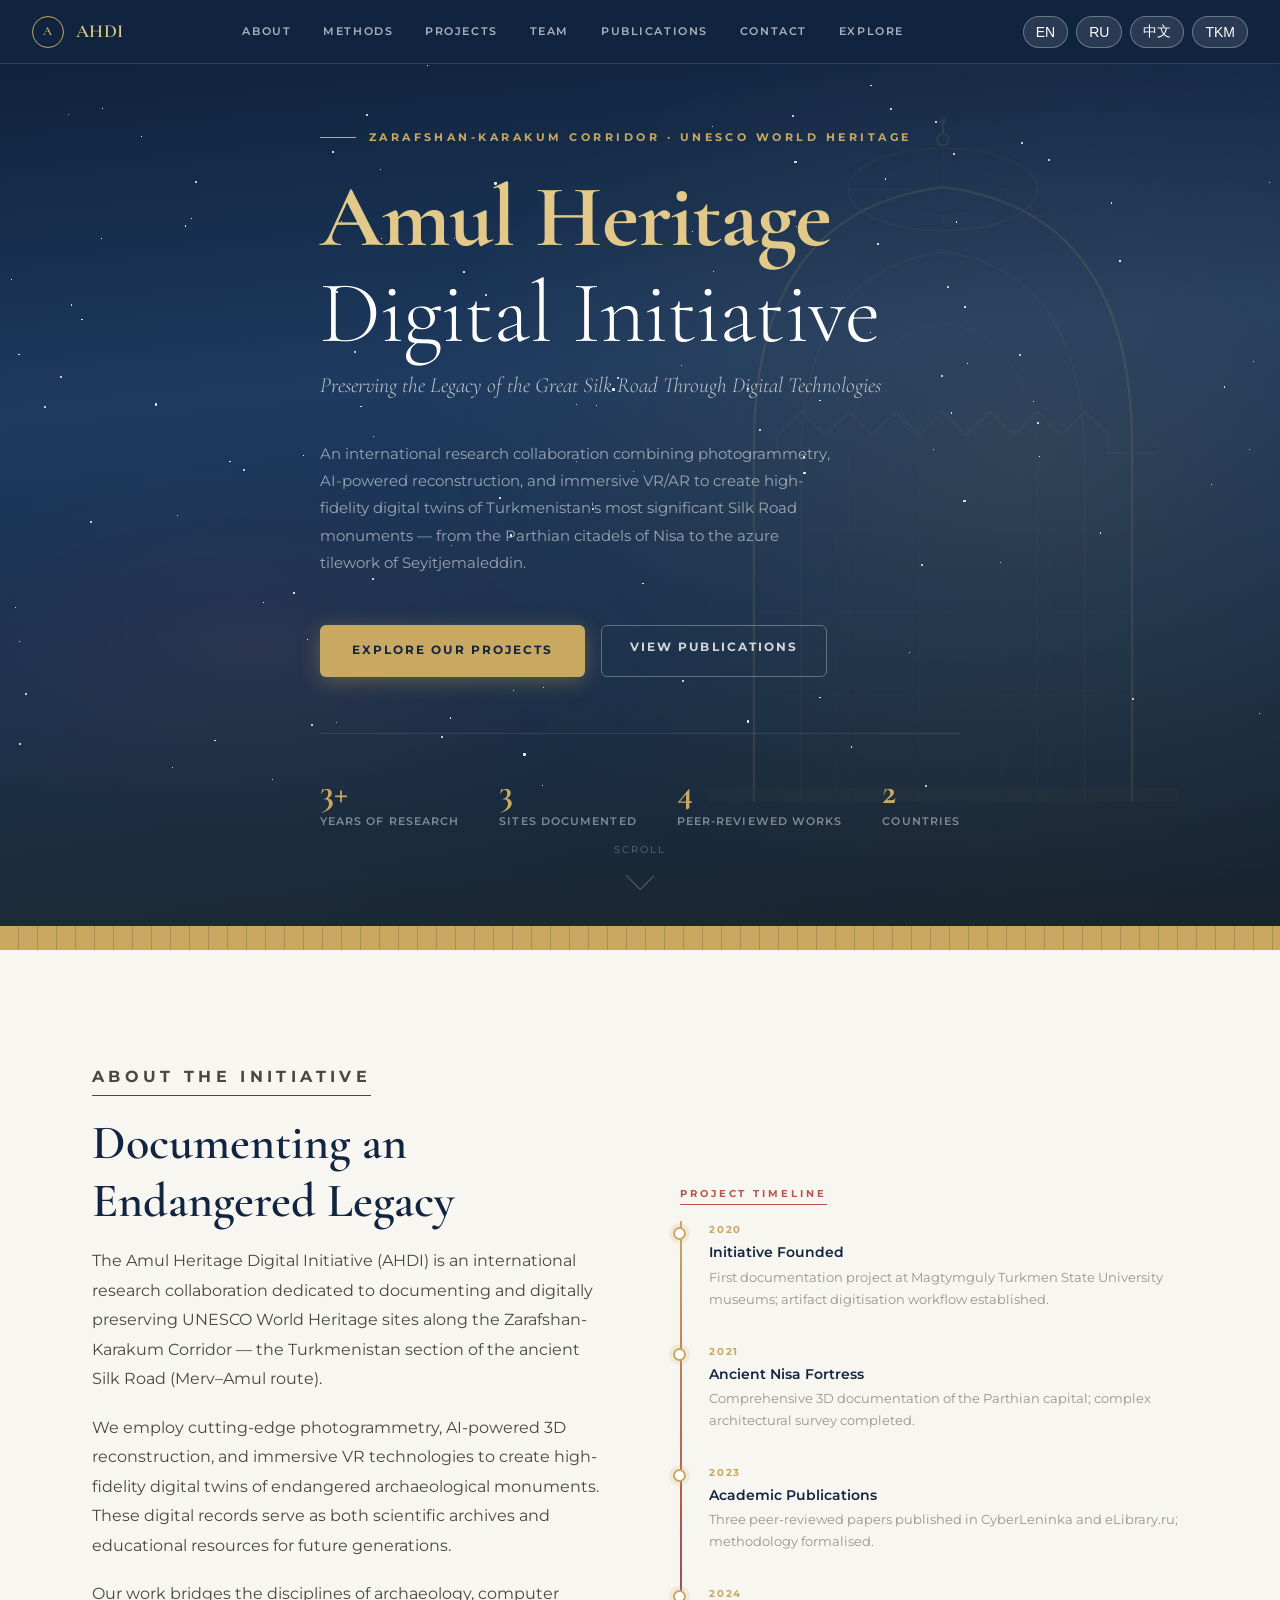
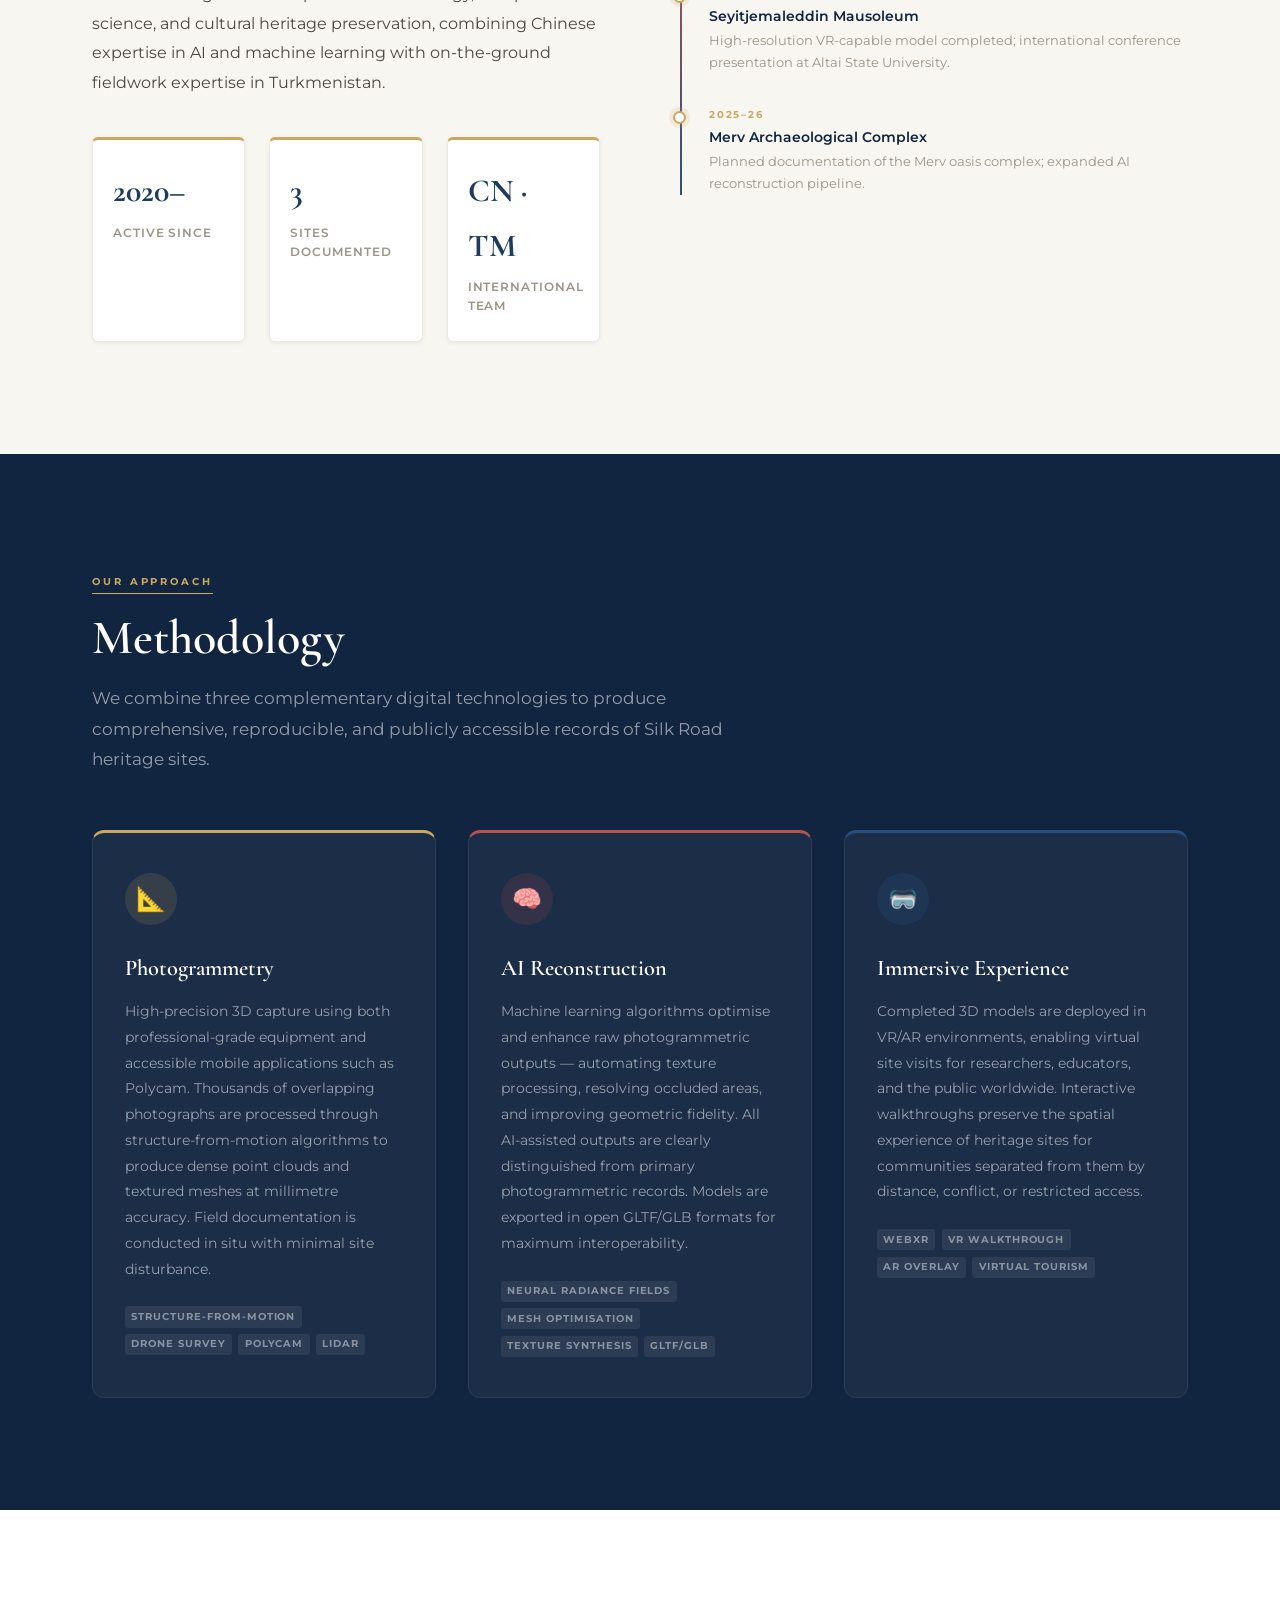
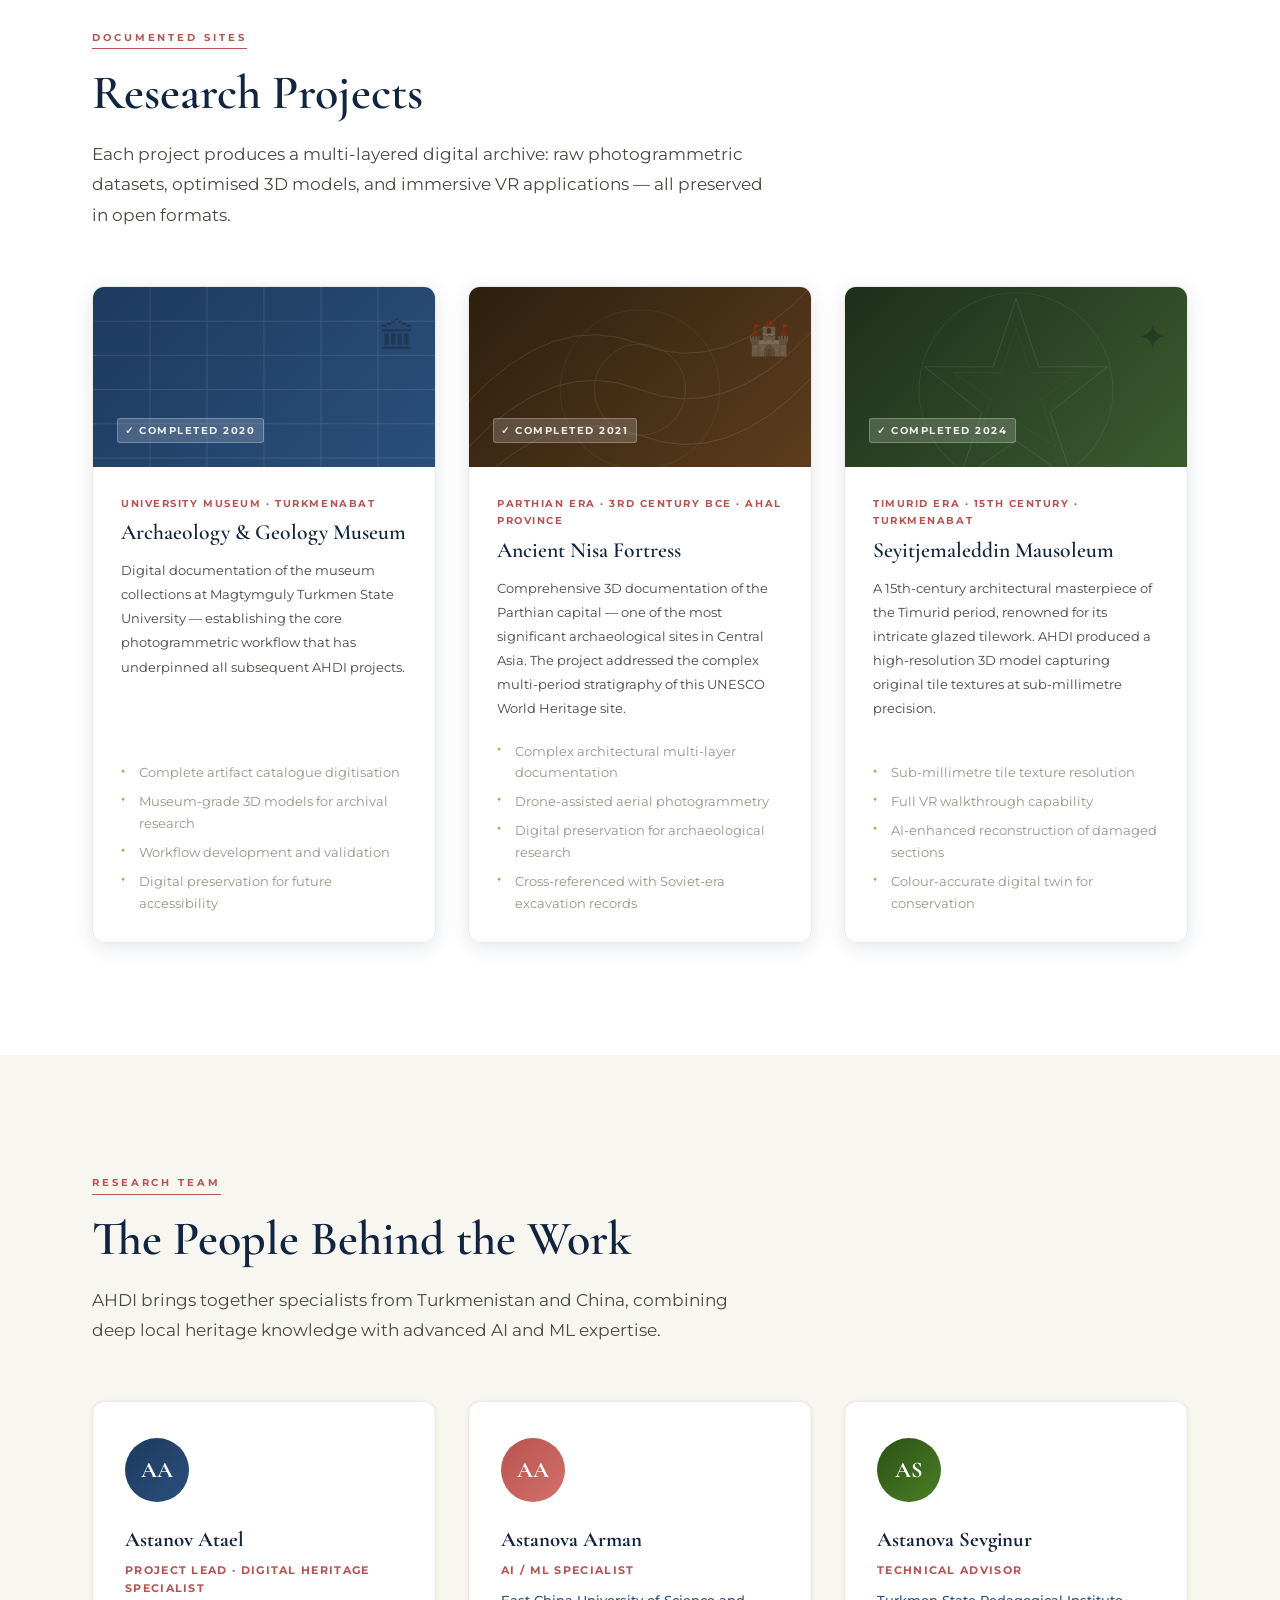
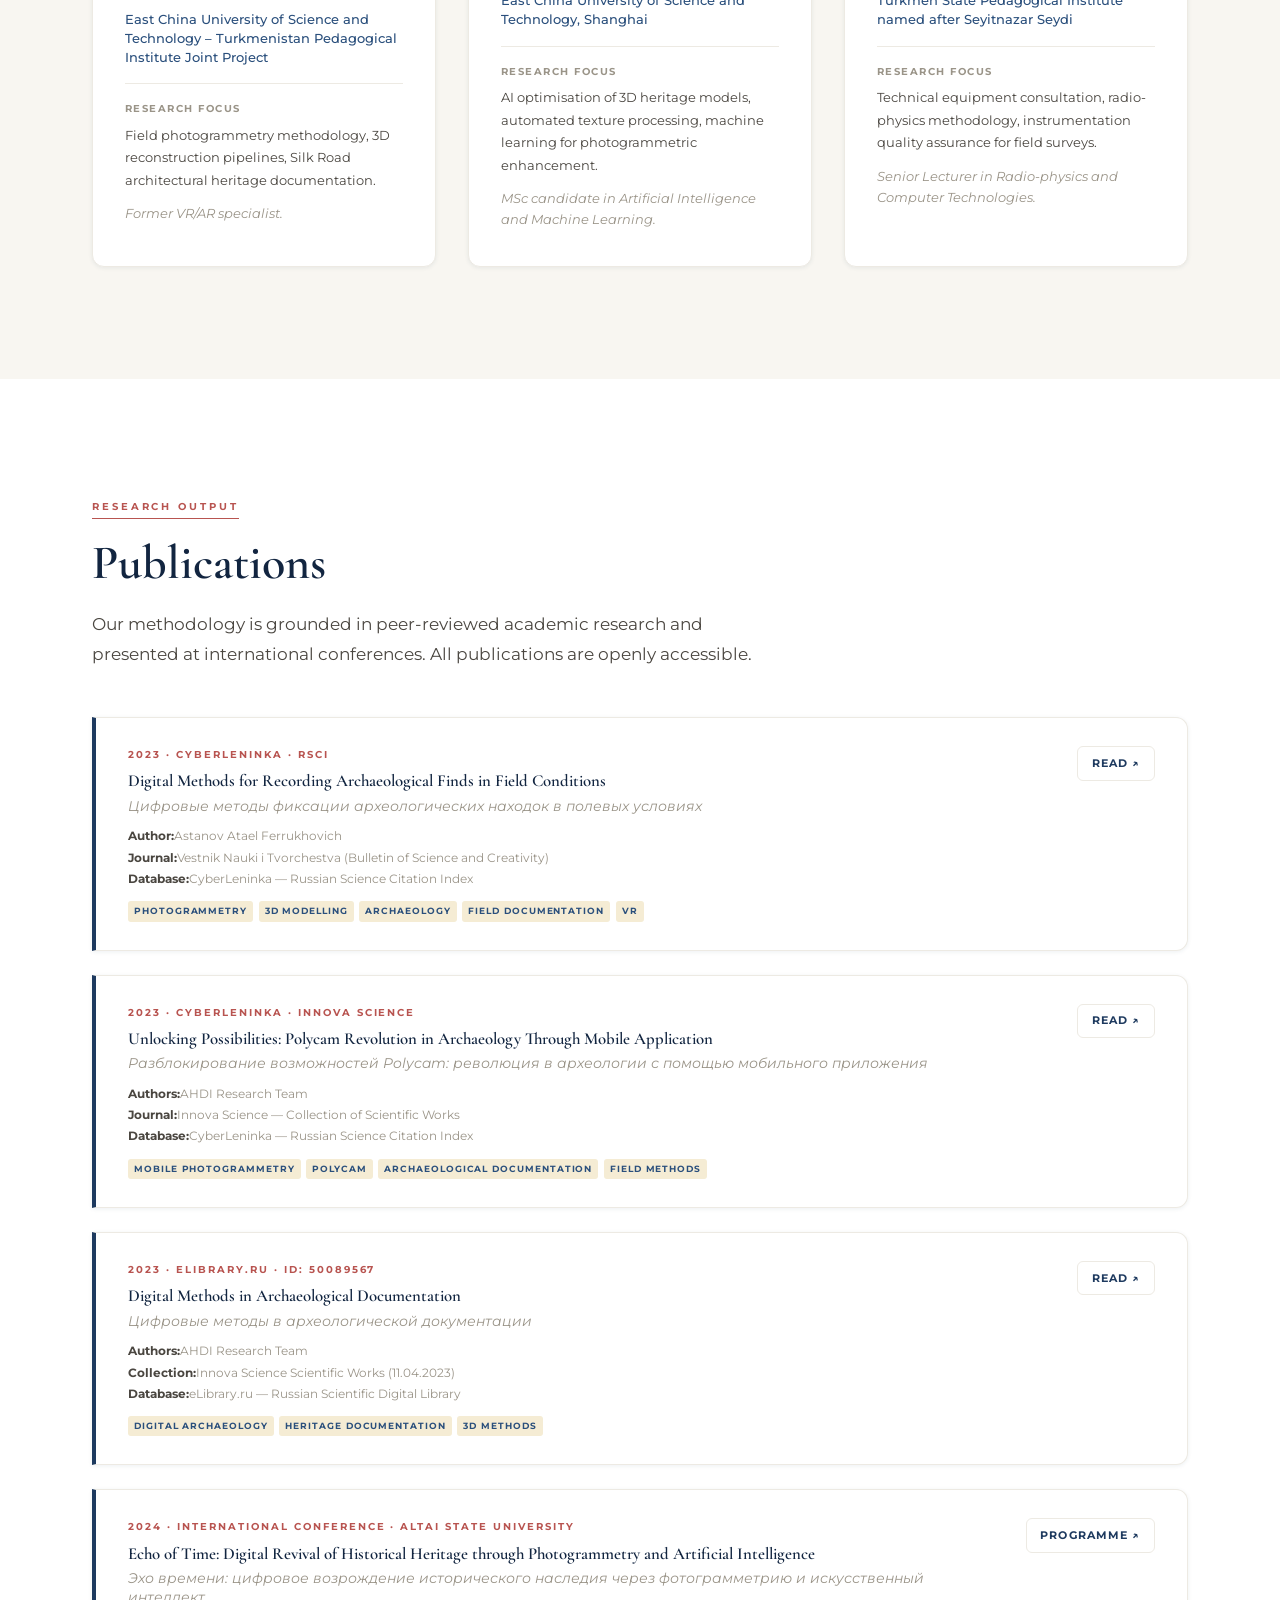
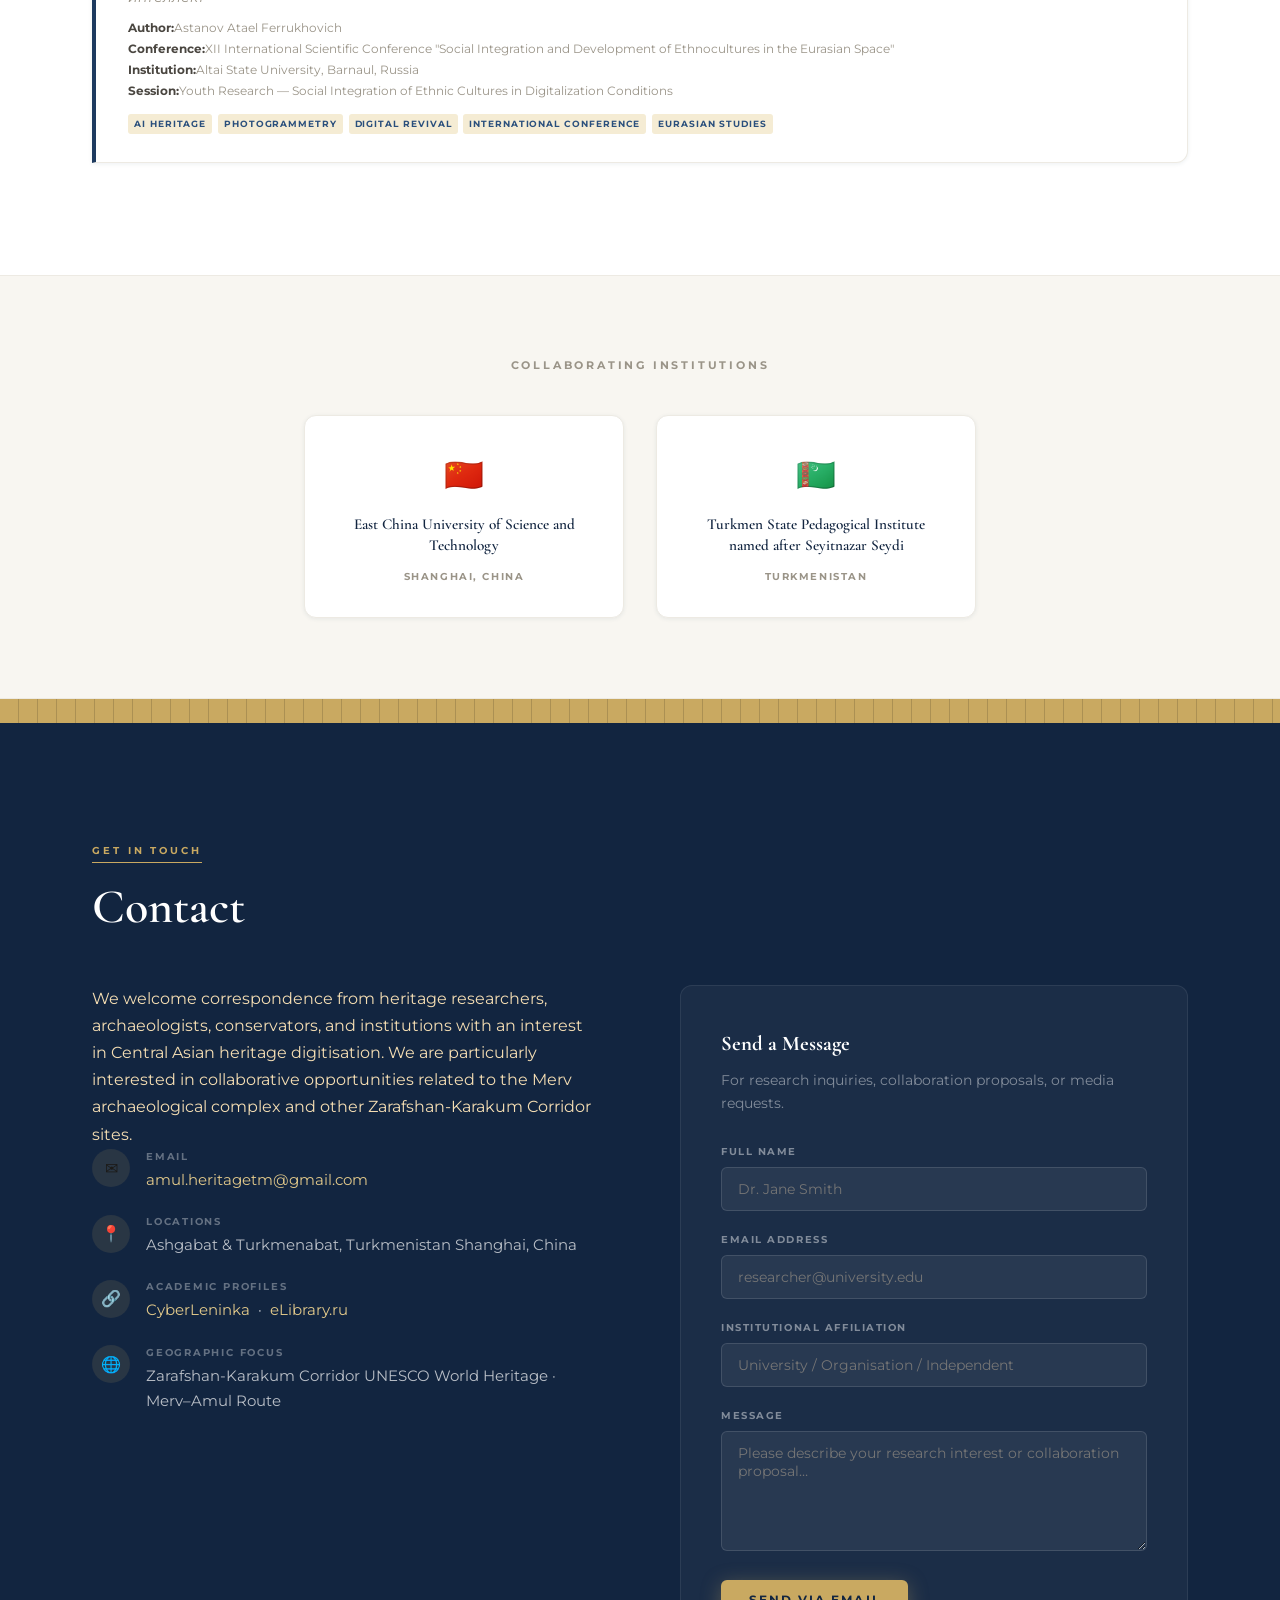
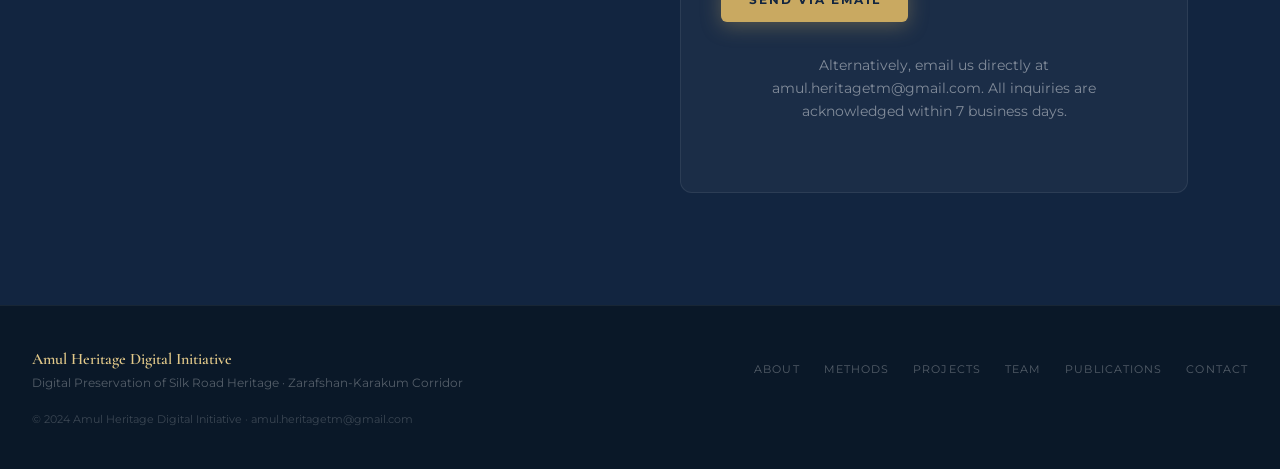
<file: index.html>
<!DOCTYPE html>
<html lang="en">
<head>
<meta charset="UTF-8"/>
<meta name="viewport" content="width=device-width,initial-scale=1.0"/>
<meta name="description" content="Amul Heritage Digital Initiative — Digital preservation of UNESCO Silk Road heritage sites along the Zarafshan-Karakum Corridor through photogrammetry, AI reconstruction, and VR/AR technologies."/>
<meta name="keywords" content="digital heritage, Silk Road, photogrammetry, Turkmenistan, Zarafshan-Karakum, UNESCO, 3D reconstruction, AI, Seyitjemaleddin, Ancient Nisa, Merv"/>
<meta property="og:title" content="Amul Heritage Digital Initiative"/>
<meta property="og:description" content="Preserving the Legacy of the Great Silk Road Through Digital Technologies"/>
<meta property="og:type" content="website"/>
<title data-i18n="footer.brand">Amul Heritage Digital Initiative</title>

<link rel="stylesheet" href="css/style.css">
<link rel="preconnect" href="https://fonts.googleapis.com"/>
<link rel="preconnect" href="https://fonts.gstatic.com" crossorigin/>
<link href="https://fonts.googleapis.com/css2?family=Cormorant+Garamond:ital,wght@0,300;0,400;0,600;0,700;1,300;1,400&family=Montserrat:wght@300;400;500;600;700&display=swap" rel="stylesheet"/>
</head>
<body>

<!-- ════════════════════════ NAV ════════════════════════ -->
<nav id="nav" role="navigation" aria-label="Main navigation">
  <a href="#" class="nav-logo" aria-label="Amul Heritage Digital Initiative home">
    <div class="nav-logo-mark" aria-hidden="true">A</div>
    AHDI
  </a>
<ul class="nav-links" role="list">
    <li><a href="#about" data-i18n="nav.about">About</a></li>
    <li><a href="#methodology" data-i18n="nav.methodology">Methods</a></li>
    <li><a href="#projects" data-i18n="nav.projects">Projects</a></li>
    <li><a href="#team" data-i18n="nav.team">Team</a></li>
    <li><a href="#publications" data-i18n="nav.publications">Publications</a></li>
    <li><a href="#contact" data-i18n="nav.contact">Contact</a></li>
    <li class="dropdown">
        <a href="#" class="dropdown-trigger" data-i18n="nav.explore">Explore</a>
        <ul class="dropdown-menu">
            <li><a href="about.html" data-i18n="nav.aboutUs">📖 About Us</a></li>
            <li><a href="ai-chatbot.html" data-i18n="nav.tools">🤖 AI Chatbot</a></li>
            <li><a href="3d-future.html" data-i18n="nav.constructor">🏛️ 3D Constructor</a></li>
        </ul>
    </li>
</ul>
  
  <div class="lang-switch">
  <button onclick="setLang('en')">EN</button>
  <button onclick="setLang('ru')">RU</button>
  <button onclick="setLang('cn')">中文</button>
  <button onclick="setLang('tm')">TKM</button>
</div>
</nav>

<!-- ════════════════════════ HERO ════════════════════════ -->
<section id="hero" aria-labelledby="hero-heading">
  <div class="hero-sky" aria-hidden="true"></div>
  <div class="hero-dunes" aria-hidden="true"></div>

  <!-- Scattered stars -->
  <div class="hero-stars" aria-hidden="true" id="stars-container"></div>

  <!-- Stylized wireframe arch of a mausoleum -->
  <div class="hero-arch-wrap" aria-hidden="true">
    <svg viewBox="0 0 440 580" fill="none" xmlns="http://www.w3.org/2000/svg">
      <!-- Main pointed arch -->
      <path d="M60 580 L60 280 Q60 80 220 60 Q380 80 380 280 L380 580" stroke="#c9a961" stroke-width="2" fill="none"/>
      <!-- Inner arch -->
      <path d="M100 580 L100 295 Q100 130 220 115 Q340 130 340 295 L340 580" stroke="#c9a961" stroke-width="1" fill="none" opacity="0.5"/>
      <!-- Innermost arch -->
      <path d="M140 580 L140 310 Q140 185 220 175 Q300 185 300 310 L300 580" stroke="#c9a961" stroke-width="0.8" fill="none" opacity="0.35"/>
      <!-- Muqarnas / decorative cornice -->
      <path d="M40 285 L80 285 L80 270 L100 250 L120 270 L140 250 L160 270 L180 250 L200 270 L220 250 L240 270 L260 250 L280 270 L300 250 L320 270 L340 250 L360 270 L360 285 L400 285" stroke="#c9a961" stroke-width="1.2" fill="none" opacity="0.6"/>
      <!-- Tile grid pattern on surface -->
      <line x1="60" y1="350" x2="380" y2="350" stroke="#c9a961" stroke-width="0.6" opacity="0.3"/>
      <line x1="60" y1="420" x2="380" y2="420" stroke="#c9a961" stroke-width="0.6" opacity="0.3"/>
      <line x1="60" y1="490" x2="380" y2="490" stroke="#c9a961" stroke-width="0.6" opacity="0.3"/>
      <line x1="130" y1="350" x2="130" y2="580" stroke="#c9a961" stroke-width="0.6" opacity="0.3"/>
      <line x1="200" y1="250" x2="200" y2="580" stroke="#c9a961" stroke-width="0.6" opacity="0.3"/>
      <line x1="270" y1="350" x2="270" y2="580" stroke="#c9a961" stroke-width="0.6" opacity="0.3"/>
      <line x1="310" y1="350" x2="310" y2="580" stroke="#c9a961" stroke-width="0.6" opacity="0.3"/>
      <!-- Base platform -->
      <rect x="20" y="568" width="400" height="12" fill="#c9a961" opacity="0.2" rx="2"/>
      <!-- Dome cap wireframe -->
      <ellipse cx="220" cy="62" rx="80" ry="35" stroke="#c9a961" stroke-width="1.2" fill="none" opacity="0.5"/>
      <ellipse cx="220" cy="62" rx="50" ry="22" stroke="#c9a961" stroke-width="0.7" fill="none" opacity="0.3"/>
      <line x1="220" y1="27" x2="220" y2="97" stroke="#c9a961" stroke-width="0.7" opacity="0.3"/>
      <line x1="140" y1="62" x2="300" y2="62" stroke="#c9a961" stroke-width="0.7" opacity="0.3"/>
      <!-- Finial -->
      <circle cx="220" cy="20" r="5" stroke="#c9a961" stroke-width="1.5" fill="none"/>
      <line x1="220" y1="15" x2="220" y2="5" stroke="#c9a961" stroke-width="1.5"/>
      <circle cx="220" cy="4" r="3" fill="#c9a961" opacity="0.6"/>
    </svg>
  </div>

  <div class="container">
    <div class="hero-content">
      <div class="hero-eyebrow">Zarafshan-Karakum Corridor · UNESCO World Heritage</div>
      <h1 class="hero-title" id="hero-heading">
        <strong data-i18n="hero.titleLine1">Amul Heritage</strong><br />
        <span data-i18n="hero.titleLine2">Digital Initiative</span>
      </h1>
      <p class="hero-subtitle" data-i18n="hero.subtitle">
        Preserving the Legacy of the Great Silk Road<br />Through Digital Technologies
      </p>
      <p class="hero-desc" data-i18n="hero.description">
        An international research collaboration combining photogrammetry, AI-powered reconstruction,
        and immersive VR/AR to create high-fidelity digital twins of Turkmenistan's most significant
        Silk Road monuments — from the Parthian citadels of Nisa to the azure tilework of Seyitjemaleddin.
      </p>
      <div class="hero-btns">
        <a href="#projects" class="btn-primary" data-i18n="hero.btnProjects">Explore Our Projects</a>
        <a href="#publications" class="btn-outline" data-i18n="hero.btnPublications">View Publications</a>
      </div>
      <div class="hero-stats">
        <div>
          <div class="hero-stat-num">3+</div>
          <div class="hero-stat-label" data-i18n="hero.stats.years">Years of Research</div>
        </div>
        <div>
          <div class="hero-stat-num">3</div>
          <div class="hero-stat-label" data-i18n="hero.stats.sites">Sites Documented</div>
        </div>
        <div>
          <div class="hero-stat-num">4</div>
          <div class="hero-stat-label" data-i18n="hero.stats.publications">Peer-Reviewed Works</div>
        </div>
        <div>
          <div class="hero-stat-num">2</div>
          <div class="hero-stat-label" data-i18n="hero.stats.countries">Countries</div>
        </div>
      </div>
    </div>
  </div>

  <div class="scroll-indicator" aria-hidden="true">
    <span data-i18n="hero.scroll">Scroll</span>
    <div class="scroll-arrow"></div>
  </div>
</section>

<!-- Gold divider -->
<div class="geo-divider" aria-hidden="true"></div>

<!-- ════════════════════════ ABOUT ════════════════════════ -->
<section id="about" aria-labelledby="about-heading">
  <div class="container">
    <div class="about-grid">
      <div class="about-text reveal">
        <p class="section-tag" data-i18n="about.tag">About the Initiative</p>
        <h2 class="section-title" id="about-heading" data-i18n="about.title">Documenting an Endangered Legacy</h2>
        <p data-i18n="about.p1">
          The <strong>Amul Heritage Digital Initiative (AHDI)</strong> is an international research collaboration
          dedicated to documenting and digitally preserving UNESCO World Heritage sites along the
          Zarafshan-Karakum Corridor — the Turkmenistan section of the ancient Silk Road (Merv–Amul route).
        </p>
        <p data-i18n="about.p2">
          We employ cutting-edge photogrammetry, AI-powered 3D reconstruction, and immersive VR technologies
          to create high-fidelity digital twins of endangered archaeological monuments. These digital records
          serve as both scientific archives and educational resources for future generations.
        </p>
        <p data-i18n="about.p3">
          Our work bridges the disciplines of archaeology, computer science, and cultural heritage preservation,
          combining Chinese expertise in AI and machine learning with on-the-ground fieldwork expertise
          in Turkmenistan.
        </p>
        <div class="stat-row">
          <div class="stat-box">
            <div class="stat-box-num">2020–</div>
            <div class="stat-box-label" data-i18n="about.statActive">Active Since</div>
          </div>
          <div class="stat-box">
            <div class="stat-box-num">3</div>
            <div class="stat-box-label" data-i18n="about.statSites">Sites Documented</div>
          </div>
          <div class="stat-box">
            <div class="stat-box-num">CN · TM</div>
            <div class="stat-box-label" data-i18n="about.statTeam">International Team</div>
          </div>
        </div>
      </div>

      <div class="reveal reveal-delay-1">
        <p class="section-tag" data-i18n="about.timeline.title">Project Timeline</p>
        <div class="timeline">
          <div class="tl-entry">
            <div class="tl-dot" aria-hidden="true"></div>
            <div class="tl-year" data-i18n="about.timeline.entry1.year">2020</div>
            <div class="tl-event" data-i18n="about.timeline.entry1.event">Initiative Founded</div>
            <div class="tl-detail" data-i18n="about.timeline.entry1.detail">First documentation project at Magtymguly Turkmen State University museums; artifact digitisation workflow established.</div>
          </div>
          <div class="tl-entry">
            <div class="tl-dot" aria-hidden="true"></div>
            <div class="tl-year" data-i18n="about.timeline.entry2.year">2021</div>
            <div class="tl-event" data-i18n="about.timeline.entry2.event">Ancient Nisa Fortress</div>
            <div class="tl-detail" data-i18n="about.timeline.entry2.detail">Comprehensive 3D documentation of the Parthian capital; complex architectural survey completed.</div>
          </div>
          <div class="tl-entry">
            <div class="tl-dot" aria-hidden="true"></div>
            <div class="tl-year" data-i18n="about.timeline.entry3.year">2023</div>
            <div class="tl-event" data-i18n="about.timeline.entry3.event">Academic Publications</div>
            <div class="tl-detail" data-i18n="about.timeline.entry3.detail">Three peer-reviewed papers published in CyberLeninka and eLibrary.ru; methodology formalised.</div>
          </div>
          <div class="tl-entry">
            <div class="tl-dot" aria-hidden="true"></div>
            <div class="tl-year" data-i18n="about.timeline.entry4.year">2024</div>
            <div class="tl-event" data-i18n="about.timeline.entry4.event">Seyitjemaleddin Mausoleum</div>
            <div class="tl-detail" data-i18n="about.timeline.entry4.detail">High-resolution VR-capable model completed; international conference presentation at Altai State University.</div>
          </div>
          <div class="tl-entry">
            <div class="tl-dot" aria-hidden="true"></div>
            <div class="tl-year" data-i18n="about.timeline.entry5.year">2027-2028</div>
            <div class="tl-event" data-i18n="about.timeline.entry5.event">Merv Archaeological Complex</div>
            <div class="tl-detail" data-i18n="about.timeline.entry5.detail">Planned documentation of the Merv oasis complex; expanded AI reconstruction pipeline.</div>
          </div>
        </div>
      </div>
    </div>
  </div>
</section>

<!-- ════════════════════════ METHODOLOGY ════════════════════════ -->
<section id="methodology" aria-labelledby="method-heading">
  <div class="container">
    <p class="section-tag" data-i18n="methodology.tag">Our Approach</p>
    <h2 class="section-title" id="method-heading" data-i18n="methodology.title">Methodology</h2>
    <p class="section-lead" data-i18n="methodology.lead">
      We combine three complementary digital technologies to produce comprehensive, reproducible,
      and publicly accessible records of Silk Road heritage sites.
    </p>

    <div class="method-grid">
      <div class="method-card reveal">
        <div class="method-icon" aria-hidden="true">📐</div>
        <div class="method-title" data-i18n="methodology.photogrammetry.title">Photogrammetry</div>
        <p class="method-desc" data-i18n="methodology.photogrammetry.desc">
          High-precision 3D capture using both professional-grade equipment and accessible mobile applications
          such as Polycam. Thousands of overlapping photographs are processed through structure-from-motion
          algorithms to produce dense point clouds and textured meshes at millimetre accuracy.
          Field documentation is conducted in situ with minimal site disturbance.
        </p>
        <div class="method-tags">
          <span class="method-tag" data-i18n="methodology.photogrammetry.tags.0">Structure-from-Motion</span>
          <span class="method-tag" data-i18n="methodology.photogrammetry.tags.1">Drone Survey</span>
          <span class="method-tag" data-i18n="methodology.photogrammetry.tags.2">Polycam</span>
          <span class="method-tag" data-i18n="methodology.photogrammetry.tags.3">LiDAR</span>
        </div>
      </div>

      <div class="method-card reveal reveal-delay-1">
        <div class="method-icon" aria-hidden="true">🧠</div>
        <div class="method-title" data-i18n="methodology.ai.title">AI Reconstruction</div>
        <p class="method-desc" data-i18n="methodology.ai.desc">
          Machine learning algorithms optimise and enhance raw photogrammetric outputs — automating
          texture processing, resolving occluded areas, and improving geometric fidelity.
          All AI-assisted outputs are clearly distinguished from primary photogrammetric records.
          Models are exported in open GLTF/GLB formats for maximum interoperability.
        </p>
        <div class="method-tags">
          <span class="method-tag" data-i18n="methodology.ai.tags.0">Neural Radiance Fields</span>
          <span class="method-tag" data-i18n="methodology.ai.tags.1">Mesh Optimisation</span>
          <span class="method-tag" data-i18n="methodology.ai.tags.2">Texture Synthesis</span>
          <span class="method-tag" data-i18n="methodology.ai.tags.3">GLTF/GLB</span>
        </div>
      </div>

      <div class="method-card reveal reveal-delay-2">
        <div class="method-icon" aria-hidden="true">🥽</div>
        <div class="method-title" data-i18n="methodology.immersive.title">Immersive Experience</div>
        <p class="method-desc" data-i18n="methodology.immersive.desc">
          Completed 3D models are deployed in VR/AR environments, enabling virtual site visits
          for researchers, educators, and the public worldwide. Interactive walkthroughs preserve
          the spatial experience of heritage sites for communities separated from them by distance,
          conflict, or restricted access.
        </p>
        <div class="method-tags">
          <span class="method-tag">WebXR</span>
          <span class="method-tag">VR Walkthrough</span>
          <span class="method-tag">AR Overlay</span>
          <span class="method-tag">Virtual Tourism</span>
        </div>
      </div>
    </div>
  </div>
</section>

<!-- ════════════════════════ PROJECTS ════════════════════════ -->
<section id="projects" aria-labelledby="projects-heading">
  <div class="container">
    <p class="section-tag" data-i18n="projects.tag">Documented Sites</p>
    <h2 class="section-title" id="projects-heading" data-i18n="projects.title">Research Projects</h2>
    <p class="section-lead" data-i18n="projects.lead">
      Each project produces a multi-layered digital archive: raw photogrammetric datasets,
      optimised 3D models, and immersive VR applications — all preserved in open formats.
    </p>

    <div class="projects-grid">

      <!-- Card 1 -->
      <article class="project-card reveal">
        <div class="project-header">
          <svg class="project-header-pattern" viewBox="0 0 300 180" fill="none" aria-hidden="true">
            <rect x="0" y="0" width="300" height="180" fill="none"/>
            <g stroke="white" stroke-width="0.8" opacity="1">
              <line x1="0" y1="30" x2="300" y2="30"/>
              <line x1="0" y1="60" x2="300" y2="60"/>
              <line x1="0" y1="90" x2="300" y2="90"/>
              <line x1="0" y1="120" x2="300" y2="120"/>
              <line x1="0" y1="150" x2="300" y2="150"/>
              <line x1="50" y1="0" x2="50" y2="180"/>
              <line x1="100" y1="0" x2="100" y2="180"/>
              <line x1="150" y1="0" x2="150" y2="180"/>
              <line x1="200" y1="0" x2="200" y2="180"/>
              <line x1="250" y1="0" x2="250" y2="180"/>
            </g>
          </svg>
          <div class="project-icon" aria-hidden="true">🏛</div>
          <span class="project-status" data-i18n="projects.card1.status">✓ Completed 2020</span>
        </div>
        <div class="project-body">
          <div class="project-era">University Museum · Turkmenabat</div>
          <h3 class="project-name" data-i18n="projects.card1.name">Archaeology & Geology Museum</h3>
          <p class="project-desc" data-i18n="projects.card1.desc">
            Digital documentation of the museum collections at Magtymguly Turkmen State University —
            establishing the core photogrammetric workflow that has underpinned all subsequent AHDI projects.
          </p>
          <ul class="project-features">
            <li data-i18n="projects.card1.features.0">Complete artifact catalogue digitisation</li>
            <li data-i18n="projects.card1.features.1">Museum-grade 3D models for archival research</li>
            <li data-i18n="projects.card1.features.2">Workflow development and validation</li>
            <li data-i18n="projects.card1.features.3">Digital preservation for future accessibility</li>
          </ul>
        </div>
      </article>

      <!-- Card 2 -->
      <article class="project-card reveal reveal-delay-1">
        <div class="project-header">
          <svg class="project-header-pattern" viewBox="0 0 300 180" fill="none" aria-hidden="true">
            <path d="M0 180 Q75 100 150 130 Q225 160 300 80" stroke="white" stroke-width="0.8" fill="none"/>
            <path d="M0 140 Q75 60 150 90 Q225 120 300 40" stroke="white" stroke-width="0.8" fill="none"/>
            <path d="M0 100 Q75 20 150 50 Q225 80 300 0" stroke="white" stroke-width="0.8" fill="none"/>
            <circle cx="150" cy="90" r="40" stroke="white" stroke-width="0.6" fill="none"/>
            <circle cx="150" cy="90" r="70" stroke="white" stroke-width="0.4" fill="none"/>
          </svg>
          <div class="project-icon" aria-hidden="true">🏰</div>
          <span class="project-status" data-i18n="projects.card2.status">✓ Completed 2021</span>
        </div>
        <div class="project-body">
          <div class="project-era" data-i18n="projects.card2.era">Parthian Era · 3rd Century BCE · Ahal Province</div>
          <h3 class="project-name" data-i18n="projects.card2.name">Ancient Nisa Fortress</h3>
          <p class="project-desc" data-i18n="projects.card2.desc">
            Comprehensive 3D documentation of the Parthian capital — one of the most significant
            archaeological sites in Central Asia. The project addressed the complex multi-period
            stratigraphy of this UNESCO World Heritage site.
          </p>
          <ul class="project-features">
            <li data-i18n="projects.card2.features.0">Complex architectural multi-layer documentation</li>
            <li data-i18n="projects.card2.features.1">Drone-assisted aerial photogrammetry</li>
            <li data-i18n="projects.card2.features.2">Digital preservation for archaeological research</li>
            <li data-i18n="projects.card2.features.3">Cross-referenced with Soviet-era excavation records</li>
          </ul>
        </div>
      </article>

      <!-- Card 3 -->
      <article class="project-card reveal reveal-delay-2">
        <div class="project-header">
          <svg class="project-header-pattern" viewBox="0 0 300 180" fill="none" aria-hidden="true">
            <path d="M150 10 L170 70 L230 70 L180 110 L200 170 L150 135 L100 170 L120 110 L70 70 L130 70 Z" stroke="white" stroke-width="0.7" fill="none"/>
            <path d="M150 35 L163 75 L205 75 L172 98 L185 140 L150 118 L115 140 L128 98 L95 75 L137 75 Z" stroke="white" stroke-width="0.5" fill="none" opacity="0.5"/>
            <circle cx="150" cy="90" r="85" stroke="white" stroke-width="0.5" fill="none"/>
          </svg>
          <div class="project-icon" aria-hidden="true">✦</div>
          <span class="project-status" data-i18n="projects.card3.status">✓ Completed 2024</span>
        </div>
        <div class="project-body">
          <div class="project-era" data-i18n="projects.card3.era">Timurid Era · 15th Century · Turkmenabat</div>
          <h3 class="project-name" data-i18n="projects.card3.name">Seyitjemaleddin Mausoleum</h3>
          <p class="project-desc" data-i18n="projects.card3.desc">
            A 15th-century architectural masterpiece of the Timurid period, renowned for its
            intricate glazed tilework. AHDI produced a high-resolution 3D model capturing
            original tile textures at sub-millimetre precision.
          </p>
          <ul class="project-features">
            <li data-i18n="projects.card3.features.0">Sub-millimetre tile texture resolution</li>
            <li data-i18n="projects.card3.features.1">Full VR walkthrough capability</li>
            <li data-i18n="projects.card3.features.2">AI-enhanced reconstruction of damaged sections</li>
            <li data-i18n="projects.card3.features.3">Colour-accurate digital twin for conservation</li>
          </ul>
        </div>
      </article>

    </div>
  </div>
</section>

<!-- ════════════════════════ TEAM ════════════════════════ -->
<section id="team" aria-labelledby="team-heading">
  <div class="container">
    <p class="section-tag" data-i18n="team.tag">Research Team</p>
    <h2 class="section-title" id="team-heading" data-i18n="team.title">The People Behind the Work</h2>
    <p class="section-lead" data-i18n="team.lead">
      AHDI brings together specialists from Turkmenistan and China, combining
      deep local heritage knowledge with advanced AI and ML expertise.
    </p>

    <div class="team-grid">

      <div class="team-card reveal">
        <div class="team-avatar" aria-hidden="true" data-i18n="team.member1.initials" >AA</div>
        <div class="team-name" data-i18n="team.member1.name">Astanov Atael</div>
        <div class="team-role" data-i18n="team.member1.role">Project Lead · Digital Heritage Specialist</div>
        <div class="team-affil" data-i18n="team.member1.affiliation">
          East China University of Science and Technology – Turkmenistan Pedagogical Institute Joint Project
        </div>
        <div class="team-focus-label" data-i18n="team.member1.focusLabel">Research Focus</div>
        <div class="team-focus" data-i18n="team.member1.focus">
          Field photogrammetry methodology, 3D reconstruction pipelines, Silk Road architectural heritage documentation.
        </div>
        <div class="team-bg" data-i18n="team.member1.background">
          Former VR/AR specialist.
        </div>
      </div>

      <div class="team-card reveal reveal-delay-1">
        <div class="team-avatar" aria-hidden="true" data-i18n="team.member2.initials">AA</div>
        <div class="team-name" data-i18n="team.member2.name">Astanova Arman</div>
        <div class="team-role" data-i18n="team.member2.role">AI / ML Specialist</div>
        <div class="team-affil" data-i18n="team.member2.affiliation">
          East China University of Science and Technology, Shanghai
        </div>
        <div class="team-focus-label" data-i18n="team.member2.focusLabel">Research Focus</div>
        <div class="team-focus" data-i18n="team.member2.focus">
          AI optimisation of 3D heritage models, automated texture processing, machine learning for photogrammetric enhancement.
        </div>
        <div class="team-bg" data-i18n="team.member2.background">
          MSc candidate in Artificial Intelligence and Machine Learning.
        </div>
      </div>

      <div class="team-card reveal reveal-delay-2">
        <div class="team-avatar" aria-hidden="true" data-i18n="team.member3.initials">AS</div>
        <div class="team-name" data-i18n="team.member3.name">Astanova Sevginur</div>
        <div class="team-role" data-i18n="team.member3.role">Technical Advisor</div>
        <div class="team-affil" data-i18n="team.member3.affiliation">
          Turkmen State Pedagogical Institute named after Seyitnazar Seydi
        </div>
        <div class="team-focus-label" data-i18n="team.member3.focusLabel">Research Focus</div>
        <div class="team-focus" data-i18n="team.member3.focus">
          Technical equipment consultation, radio-physics methodology, instrumentation quality assurance for field surveys.
        </div>
        <div class="team-bg" data-i18n="team.member3.background">
          Senior Lecturer in Radio-physics and Computer Technologies.
        </div>
      </div>

    </div>
  </div>
</section>

<!-- ════════════════════════ PUBLICATIONS ════════════════════════ -->
<section id="publications" aria-labelledby="pub-heading">
  <div class="container">
    <p class="section-tag" data-i18n="publications.tag">Research Output</p>
    <h2 class="section-title" id="pub-heading" data-i18n="publications.title">Publications</h2>
    <p class="section-lead" data-i18n="publications.lead">
      Our methodology is grounded in peer-reviewed academic research and presented
      at international conferences. All publications are openly accessible.
    </p>

    <div class="pub-list">

      <!-- Pub 1 -->
      <div class="pub-card reveal">
        <div>
          <div class="pub-year" data-i18n="publications.pub1.year">2023 · CyberLeninka · RSCI</div>
          <div class="pub-title" data-i18n="publications.pub1.title">Digital Methods for Recording Archaeological Finds in Field Conditions</div>
          <div class="pub-title-ru" data-i18n="publications.pub1.titleRu">Цифровые методы фиксации археологических находок в полевых условиях</div>
          <div class="pub-meta">
            <strong>Author:</strong data-i18n="publications.pub1.authors">Astanov Atael Ferrukhovich<br/>
            <strong>Journal:</strong data-i18n="publications.pub1.journal">Vestnik Nauki i Tvorchestva (Bulletin of Science and Creativity)<br/>
            <strong>Database:</strong data-i18n="publications.pub1.database">CyberLeninka — Russian Science Citation Index
          </div>
          <div class="pub-tags">
            <span class="pub-tag" data-i18n="publications.pub1.tag0">Photogrammetry</span>
            <span class="pub-tag" data-i18n="publications.pub1.tag1">3D Modelling</span>
            <span class="pub-tag" data-i18n="publications.pub1.tag2">Archaeology</span>
            <span class="pub-tag" data-i18n="publications.pub1.tag3">Field Documentation</span>
            <span class="pub-tag" data-i18n="publications.pub1.tag4">VR</span>
          </div>
        </div>
        <a class="pub-link" href="https://cyberleninka.ru/article/n/tsifrovye-metody-fiksatsiya-arheologicheskih-nahodok-v-polevyh-usloviyah" target="_blank" rel="noopener noreferrer" aria-label="Open publication on CyberLeninka">
          Read ↗
        </a>
      </div>

      <!-- Pub 2 -->
      <div class="pub-card reveal">
        <div>
          <div class="pub-year" data-i18n="publications.pub2.year">2023 · CyberLeninka · Innova Science</div>
          <div class="pub-title" data-i18n="publications.pub2.title">Unlocking Possibilities: Polycam Revolution in Archaeology Through Mobile Application</div>
          <div class="pub-title-ru" data-i18n="publications.pub2.titleRu">Разблокирование возможностей Polycam: революция в археологии с помощью мобильного приложения</div>
          <div class="pub-meta">
            <strong>Authors:</strong data-i18n="publications.pub2.authors">AHDI Research Team<br/>
            <strong>Journal:</strong data-i18n="publications.pub2.journal">Innova Science — Collection of Scientific Works<br/>
            <strong>Database:</strong data-i18n="publications.pub2.database">CyberLeninka — Russian Science Citation Index
          </div>
          <div class="pub-tags">
            <span class="pub-tag" data-i18n="publications.pub2.tag0">Mobile Photogrammetry</span>
            <span class="pub-tag" data-i18n="publications.pub2.tag1">Polycam</span>
            <span class="pub-tag" data-i18n="publications.pub2.tag2">Archaeological Documentation</span>
            <span class="pub-tag" data-i18n="publications.pub2.tag3">Field Methods</span>
          </div>
        </div>
        <a class="pub-link" href="https://cyberleninka.ru/article/n/razblokirovanie-vozmozhnostey-polycam-revolyutsiya-v-arheologii-s-pomoschyu-mobilnogo-prilozheniya" target="_blank" rel="noopener noreferrer" aria-label="Open Polycam publication on CyberLeninka">
          Read ↗
        </a>
      </div>

      <!-- Pub 3 -->
      <div class="pub-card reveal">
        <div>
          <div class="pub-year" data-i18n="publications.pub3.year">2023 · eLibrary.ru · ID: 50089567</div>
          <div class="pub-title" data-i18n="publications.pub3.title">Digital Methods in Archaeological Documentation</div>
          <div class="pub-title-ru" data-i18n="publications.pub3.titleRu">Цифровые методы в археологической документации</div>
          <div class="pub-meta">
            <strong>Authors:</strong data-i18n="publications.pub3.authors">AHDI Research Team<br/>
            <strong>Collection:</strong data-i18n="publications.pub3.collection">Innova Science Scientific Works (11.04.2023)<br/>
            <strong>Database:</strong data-i18n="publications.pub3.database">eLibrary.ru — Russian Scientific Digital Library
          </div>
          <div class="pub-tags">
            <span class="pub-tag" data-i18n="publications.pub3.tag0">Digital Archaeology</span>
            <span class="pub-tag" data-i18n="publications.pub3.tag1">Heritage Documentation</span>
            <span class="pub-tag" data-i18n="publications.pub3.tag2">3D Methods</span>
          </div>
        </div>
        <a class="pub-link" href="https://elibrary.ru/item.asp?id=50089567" target="_blank" rel="noopener noreferrer" aria-label="Open publication on eLibrary.ru">
          Read ↗
        </a>
      </div>

      <!-- Pub 4 -->
      <div class="pub-card reveal">
        <div>
          <div class="pub-year" data-i18n="publications.pub4.year">2024 · International Conference · Altai State University</div>
          <div class="pub-title" data-i18n="publications.pub4.title">Echo of Time: Digital Revival of Historical Heritage through Photogrammetry and Artificial Intelligence</div>
          <div class="pub-title-ru" data-i18n="publications.pub4.titleRu">Эхо времени: цифровое возрождение исторического наследия через фотограмметрию и искусственный интеллект</div>
          <div class="pub-meta">
            <strong>Author:</strong data-i18n="publications.pub4.author">Astanov Atael Ferrukhovich<br/>
            <strong>Conference:</strong data-i18n="publications.pub4.conference">XII International Scientific Conference "Social Integration and Development of Ethnocultures in the Eurasian Space"<br/>
            <strong>Institution:</strong data-i18n="publications.pub4.institution">Altai State University, Barnaul, Russia<br/>
            <strong>Session:</strong data-i18n="publications.pub4.session">Youth Research — Social Integration of Ethnic Cultures in Digitalization Conditions
          </div>
          <div class="pub-tags">
            <span class="pub-tag" data-i18n="publications.pub4.tag0">AI Heritage</span>
            <span class="pub-tag" data-i18n="publications.pub4.tag1">Photogrammetry</span>
            <span class="pub-tag" data-i18n="publications.pub4.tag2">Digital Revival</span>
            <span class="pub-tag" data-i18n="publications.pub4.tag3">International Conference</span>
            <span class="pub-tag" data-i18n="publications.pub4.tag4">Eurasian Studies</span>
          </div>
        </div>
        <a class="pub-link" href="https://forum-integration.asu.ru/wp-content/uploads/2024/06/Programma_konferenciya_Sidec_2024_04062024.pdf" target="_blank" rel="noopener noreferrer" aria-label="Open conference programme PDF">
          Programme ↗
        </a>
      </div>

    </div>
  </div>
</section>

<!-- ════════════════════════ PARTNERS ════════════════════════ -->
<section id="partners" aria-labelledby="partners-heading">
  <div class="container">
    <p class="partners-intro" id="partners-heading" data-i18n="partners.title">Collaborating Institutions</p>
    <div class="partners-row">
      <div class="partner-item reveal">
        <div class="partner-flag" aria-hidden="true" data-i18n="partners.partner1.flag">🇨🇳</div>
        <div class="partner-name" data-i18n="partners.partner1.name">East China Normal University</div>
        <div class="partner-country" data-i18n="partners.partner1.country">Shanghai, China</div>
      </div>
      <div class="partner-item reveal reveal-delay-1">
        <div class="partner-flag" aria-hidden="true" data-i18n="partners.partner2.flag">🇹🇲</div>
        <div class="partner-name" data-i18n="partners.partner2.name">Turkmen State Pedagogical Institute<br/>named after Seyitnazar Seydi</div>
        <div class="partner-country" data-i18n="partners.partner2.country">Turkmenistan</div>
      </div>
  </div>
</section>

<!-- Gold divider -->
<div class="geo-divider" aria-hidden="true"></div>

<!-- ════════════════════════ CONTACT ════════════════════════ -->
<section id="contact" aria-labelledby="contact-heading">
  <div class="container">
    <p class="section-tag" data-i18n="contact.tag">Get in Touch</p>
    <h2 class="section-title" id="contact-heading" data-i18n="contact.title">Contact</h2>
    <div class="contact-grid">
      <div>
        <p data-i18n="contact.description" style="color:wheat;">
          We welcome correspondence from heritage researchers, archaeologists, conservators, and
          institutions with an interest in Central Asian heritage digitisation. We are particularly
          interested in collaborative opportunities related to the Merv archaeological complex
          and other Zarafshan-Karakum Corridor sites.
        </p>
        <div class="contact-items">
          <div class="contact-item">
            <div class="contact-item-icon" aria-hidden="true">✉</div>
            <div>
              <div class="contact-item-label" data-i18n="contact.emailLabel">Email</div>
              <div class="contact-item-value">
                <a href="mailto:amul.heritagetm@gmail.com" data-i18n="contact.emailValue">amul.heritagetm@gmail.com</a>
              </div>
            </div>
          </div>
          <div class="contact-item">
            <div class="contact-item-icon" aria-hidden="true">📍</div>
            <div>
              <div class="contact-item-label" data-i18n="contact.locationLabel">Locations</div>
              <div class="contact-item-value" style="color:rgba(255,255,255,0.7)" data-i18n="contact.locationValue">
                Ashgabat &amp; Turkmenabat, Turkmenistan<br/>
                Shanghai, China
              </div>
            </div>
          </div>
          <div class="contact-item">
            <div class="contact-item-icon" aria-hidden="true">🔗</div>
            <div>
              <div class="contact-item-label" data-i18n="contact.profilesLabel">Academic Profiles</div>
              <div class="contact-item-value">
                <a href="https://cyberleninka.ru" target="_blank" rel="noopener noreferrer">CyberLeninka</a>
                &nbsp;·&nbsp;
                <a href="https://elibrary.ru" target="_blank" rel="noopener noreferrer">eLibrary.ru</a>
              </div>
            </div>
          </div>
          <div class="contact-item">
            <div class="contact-item-icon" aria-hidden="true">🌐</div>
            <div>
              <div class="contact-item-label" data-i18n="contact.focusLabel">Geographic Focus</div>
              <div class="contact-item-value" style="color:rgba(255,255,255,0.7)" data-i18n="contact.focusValue">
                Zarafshan-Karakum Corridor<br/>UNESCO World Heritage · Merv–Amul Route
              </div>
            </div>
          </div>
        </div>
      </div>

      <div class="contact-form-box reveal">
        <h3 data-i18n="contact.formTitle">Send a Message</h3>
        <p data-i18n="contact.formSubtitle">For research inquiries, collaboration proposals, or media requests.</p>
        <div class="form-field">
          <label for="cf-name" data-i18n="contact.formName">Full Name</label>
          <input type="text" id="cf-name" name="name" data-i18n-placeholder="contact.formNamePlaceholder" placeholder="Dr. Jane Smith" autocomplete="name"/>
        </div>
        <div class="form-field">
          <label for="cf-email" data-i18n="contact.formEmail">Email Address</label>
          <input type="email" id="cf-email" name="email" data-i18n-placeholder="contact.formEmailPlaceholder" placeholder="researcher@university.edu" autocomplete="email"/>
        </div>
        <div class="form-field">
          <label for="cf-affil" data-i18n="contact.formAffiliation">Institutional Affiliation</label>
          <input type="text" id="cf-affil" name="affiliation" data-i18n-placeholder="contact.formAffiliationPlaceholder" placeholder="University / Organisation / Independent"/>
        </div>
        <div class="form-field">
          <label for="cf-message" data-i18n="contact.formMessage">Message</label>
          <textarea id="cf-message" name="message" data-i18n-placeholder="contact.formMessagePlaceholder" placeholder="Please describe your research interest or collaboration proposal…"></textarea>
        </div>
        <a href="mailto:amul.heritagetm@gmail.com" class="btn-primary" style="display:inline-block;font-family:var(--font-body);font-size:0.72rem;font-weight:700;letter-spacing:0.18em;text-transform:uppercase;padding:1em 2.4em;background:var(--gold);color:var(--navy-deep);border-radius:var(--radius);border:none;cursor:pointer;text-decoration:none;" data-i18n="contact.formButton">
          Send via Email
        </a>
        <p class="form-note" data-i18n="contact.formNote">
          Alternatively, email us directly at
          <a href="mailto:amul.heritagetm@gmail.com" style="color:rgba(201,169,97,0.7)">amul.heritagetm@gmail.com</a>.
          All inquiries acknowledged within 7 business days.
        </p>
      </div>
    </div>
  </div>
</section>

<!-- ════════════════════════ FOOTER ════════════════════════ -->
<footer>
  <div>
    <div class="footer-brand" data-i18n="footer.brand">Amul Heritage Digital Initiative</div>
    <div class="footer-tagline" data-i18n="footer.tagline">Digital Preservation of Silk Road Heritage · Zarafshan-Karakum Corridor</div>
  </div>
  <nav class="footer-links" aria-label="Footer navigation">
    <a href="#about" data-i18n="nav.about">About</a>
    <a href="#methodology" data-i18n="nav.methodology">Methods</a>
    <a href="#projects" data-i18n="nav.projects">Projects</a>
    <a href="#team" data-i18n="nav.team">Team</a>
    <a href="#publications" data-i18n="nav.publications">Publications</a>
    <a href="#contact" data-i18n="nav.contact">Contact</a>
  </nav>
  <div class="footer-copy" data-i18n="footer.copyright">© 2024 Amul Heritage Digital Initiative · amul.heritagetm@gmail.com</div>
</footer>

<!-- ════════════════════════ SCRIPTS ════════════════════════ -->
<script>
/* ── Starfield ── */
(function(){
  const c = document.getElementById('stars-container');
  if(!c) return;
  for(let i=0;i<120;i++){
    const s = document.createElement('div');
    s.className = 'star';
    const size = Math.random()*2+0.5;
    s.style.cssText = `
      left:${Math.random()*100}%;
      top:${Math.random()*85}%;
      width:${size}px;height:${size}px;
      animation-delay:${Math.random()*4}s;
      animation-duration:${2+Math.random()*3}s;
    `;
    c.appendChild(s);
  }
})();

/* ── Scroll reveal ── */
(function(){
  const els = document.querySelectorAll('.reveal');
  if('IntersectionObserver' in window){
    const obs = new IntersectionObserver(entries=>{
      entries.forEach(e=>{
        if(e.isIntersecting){
          e.target.classList.add('visible');
          obs.unobserve(e.target);
        }
      });
    },{threshold:0.1});
    els.forEach(el=>obs.observe(el));
  } else {
    els.forEach(el=>el.classList.add('visible'));
  }
})();

/* ── Nav shrink on scroll ── */
(function(){
  const nav = document.getElementById('nav');
  window.addEventListener('scroll',()=>{
    nav.style.background = window.scrollY > 60
      ? 'rgba(10,24,40,0.98)'
      : 'rgba(18,37,64,0.96)';
  },{passive:true});
})();
/// Fix dropdown menu for mobile devices
(function() {
  function fixDropdown() {
    const dropdowns = document.querySelectorAll('.dropdown');
    
    if (window.innerWidth <= 860) {
      // Mobile: Add click handlers for dropdowns
      dropdowns.forEach(dropdown => {
        const trigger = dropdown.querySelector('.dropdown-trigger');
        if (trigger && !trigger.hasAttribute('data-mobile-fixed')) {
          trigger.setAttribute('data-mobile-fixed', 'true');
          trigger.addEventListener('click', function(e) {
            e.preventDefault();
            e.stopPropagation();
            dropdown.classList.toggle('active');
          });
        }
      });
    } else {
      // Desktop: Remove active state when resizing to larger screens
      dropdowns.forEach(dropdown => {
        dropdown.classList.remove('active');
      });
    }
  }
  
  fixDropdown();
  window.addEventListener('resize', fixDropdown);
})();
</script>
<script src="js/lang.js"></script>

</body>
</html>
</file>
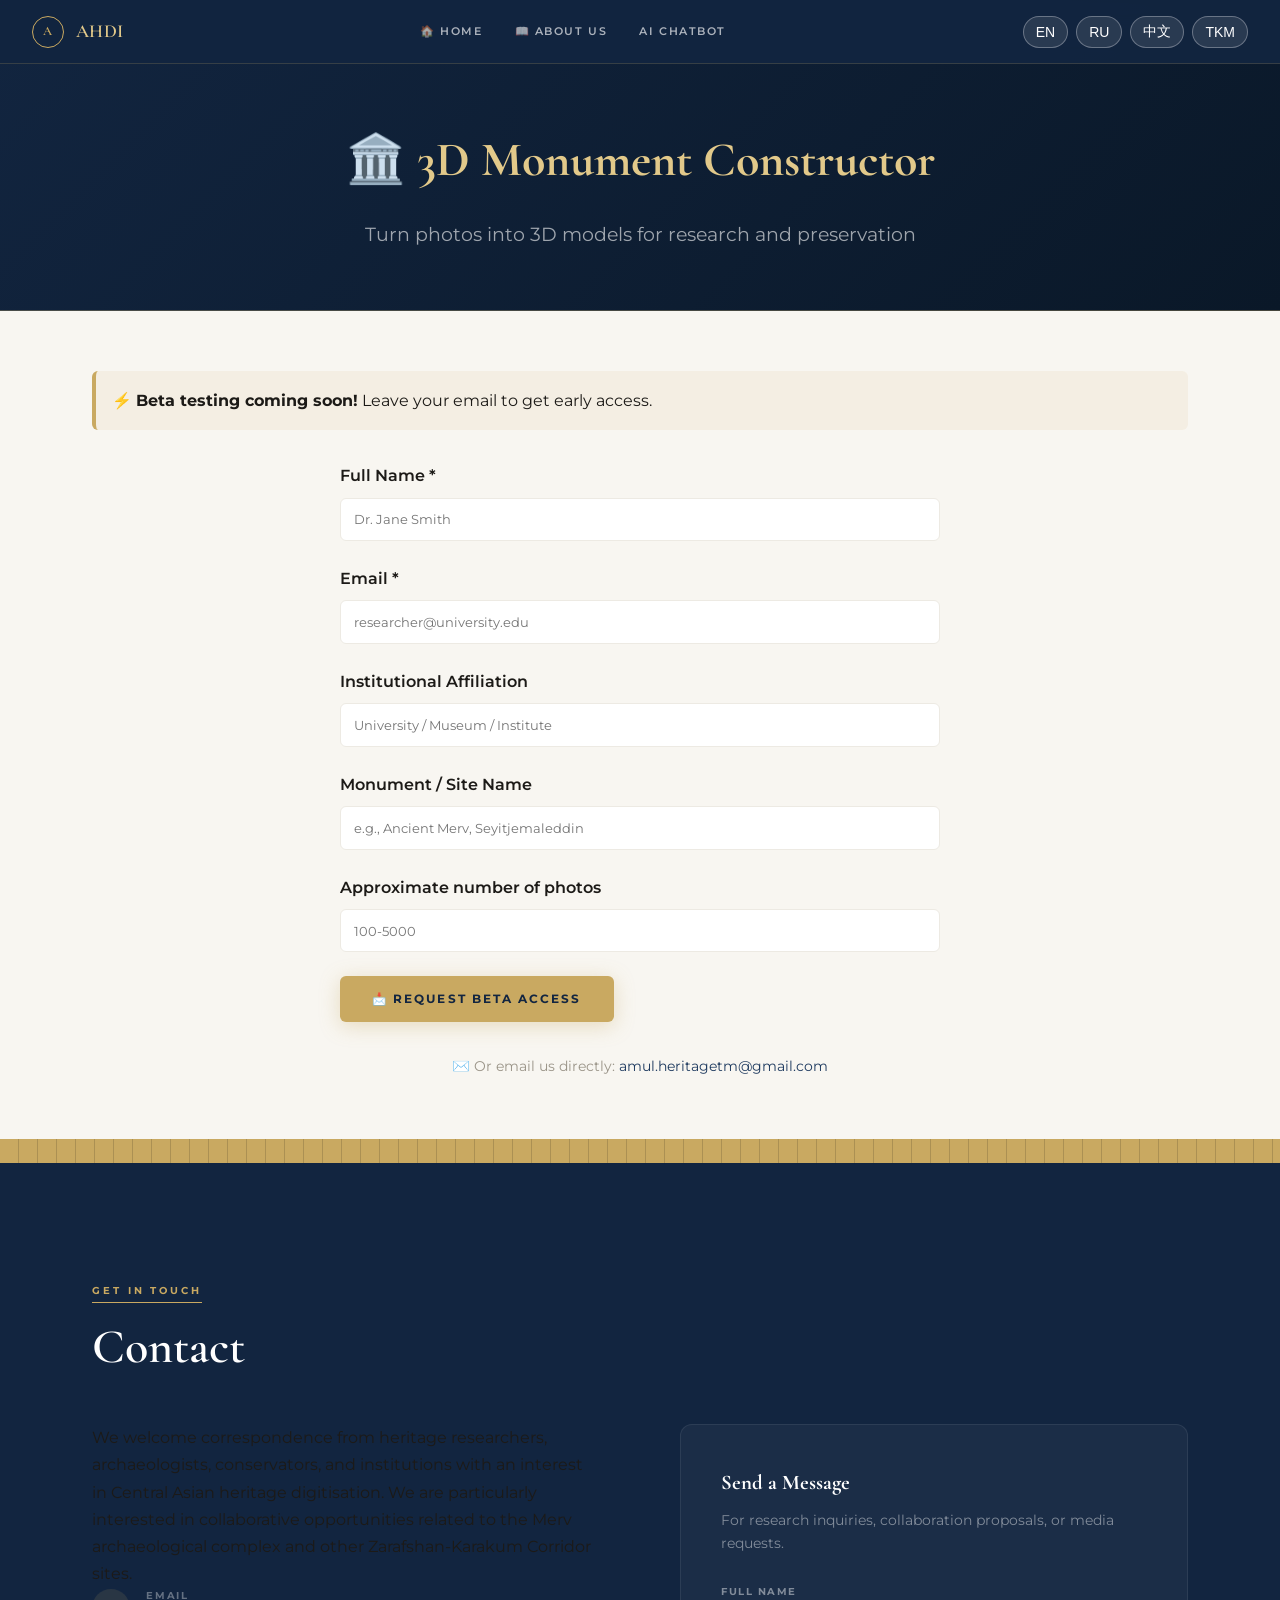
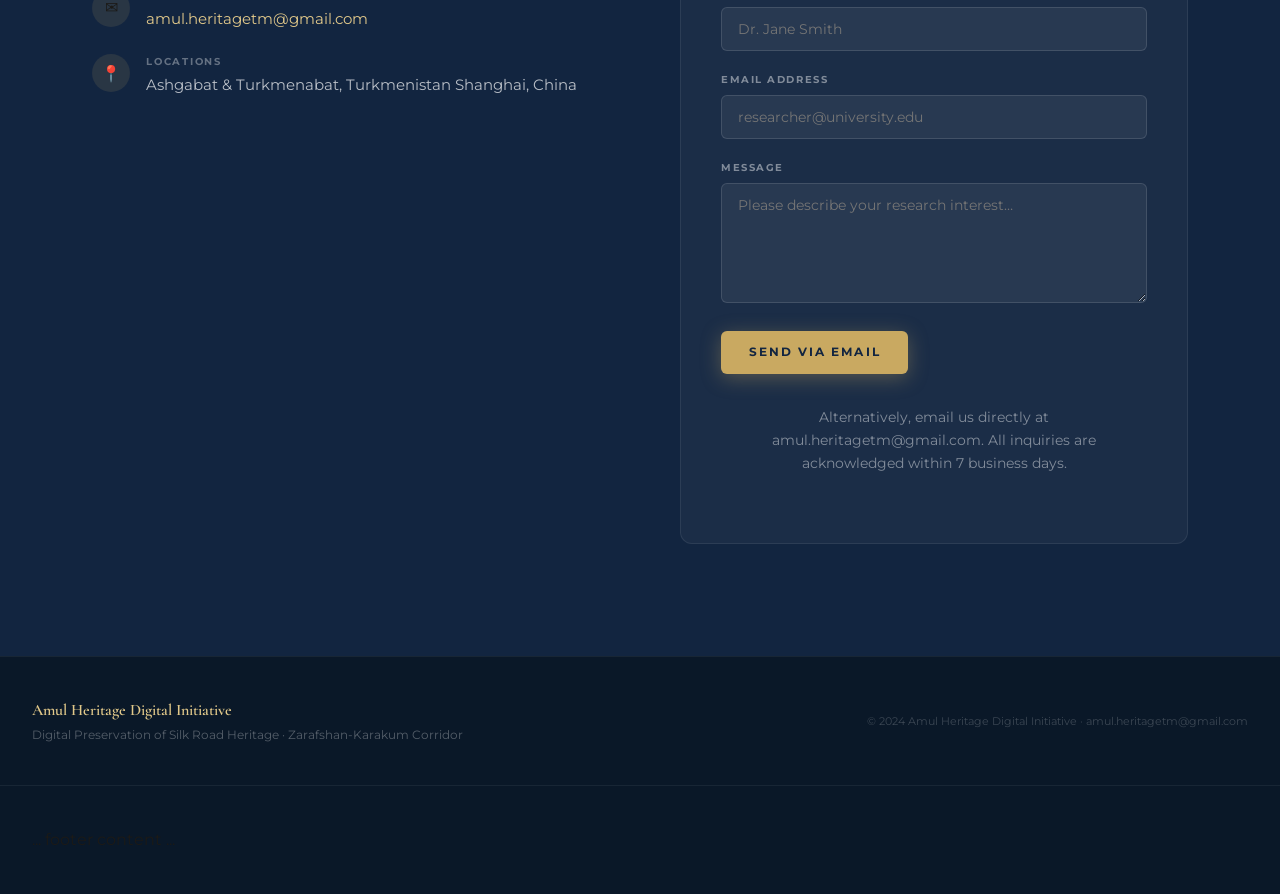
<file: 3d-future.html>
﻿<!DOCTYPE html>
<html lang="en">
<head>
<meta charset="UTF-8"/>
<meta name="viewport" content="width=device-width,initial-scale=1.0"/>
<meta name="description" content="Apply for beta access to the 3D monument constructor. Upload photos and get 3D models of Silk Road heritage sites."/>
<title>3D Constructor - Amul Heritage Digital Initiative</title>

<link rel="stylesheet" href="css/style.css">
<link rel="preconnect" href="https://fonts.googleapis.com"/>
<link rel="preconnect" href="https://fonts.gstatic.com" crossorigin/>
<link href="https://fonts.googleapis.com/css2?family=Cormorant+Garamond:ital,wght@0,300;0,400;0,600;0,700;1,300;1,400&family=Montserrat:wght@300;400;500;600;700&display=swap" rel="stylesheet"/>
</head>
<body>

<!-- NAV -->
<nav id="nav" role="navigation" aria-label="Main navigation">
  <a href="#" class="nav-logo" aria-label="Amul Heritage Digital Initiative home">
    <div class="nav-logo-mark" aria-hidden="true">A</div>
    AHDI
  </a>
<ul class="nav-links" role="list">
  <li><a href="index.html" data-i18n="nav.home">🏠 Home</a></li>
  <li><a href="about.html" data-i18n="nav.aboutUs">📖 About Us</a></li>
  <li><a href="ai-chatbot.html" data-i18n="nav.tools">🤖 AI Chatbot</a></li>
</ul>
  
  <div class="lang-switch">
  <button onclick="setLang('en')">EN</button>
  <button onclick="setLang('ru')">RU</button>
  <button onclick="setLang('cn')">中文</button>
  <button onclick="setLang('tm')">TKM</button>
</div>
</nav>

<!-- Secondary navigation for additional pages -->

<!-- PAGE CONTENT -->
<section class="page-header">
  <div class="container">
    <h1>🏛️ 3D Monument Constructor</h1>
    <p class="lead">Turn photos into 3D models for research and preservation</p>
  </div>
</section>

<section class="page-content">
  <div class="container">
    <div class="info-box">
      <p>⚡ <strong>Beta testing coming soon!</strong> Leave your email to get early access.</p>
    </div>

    <form action="https://formsubmit.io/send/amul.heritagetm@gmail.com" method="POST" class="application-form">
      <input type="hidden" name="_subject" value="3D Constructor Beta Request">
      <input type="hidden" name="_captcha" value="false">

      <div class="form-group">
        <label>Full Name *</label>
        <input type="text" name="name" required placeholder="Dr. Jane Smith">
      </div>

      <div class="form-group">
        <label>Email *</label>
        <input type="email" name="email" required placeholder="researcher@university.edu">
      </div>

      <div class="form-group">
        <label>Institutional Affiliation</label>
        <input type="text" name="affiliation" placeholder="University / Museum / Institute">
      </div>

      <div class="form-group">
        <label>Monument / Site Name</label>
        <input type="text" name="monument" placeholder="e.g., Ancient Merv, Seyitjemaleddin">
      </div>

      <div class="form-group">
        <label>Approximate number of photos</label>
        <input type="number" name="photos" placeholder="100-5000">
      </div>

      <button type="submit" class="btn-primary">📩 Request Beta Access</button>
    </form>

    <p class="form-note">✉️ Or email us directly: <a href="mailto:amul.heritagetm@gmail.com">amul.heritagetm@gmail.com</a></p>
  </div>
</section>

<!-- Gold divider -->
<div class="geo-divider" aria-hidden="true"></div>

<!-- CONTACT SECTION -->
<section id="contact" aria-labelledby="contact-heading">
  <div class="container">
    <p class="section-tag" data-i18n="contact.tag">Get in Touch</p>
    <h2 class="section-title" id="contact-heading" data-i18n="contact.title">Contact</h2>
    <div class="contact-grid">
      <div>
        <p data-i18n="contact.description">
          We welcome correspondence from heritage researchers, archaeologists, conservators, and
          institutions with an interest in Central Asian heritage digitisation.
        </p>
        <div class="contact-items">
          <div class="contact-item">
            <div class="contact-item-icon" aria-hidden="true">✉</div>
            <div>
              <div class="contact-item-label" data-i18n="contact.emailLabel">Email</div>
              <div class="contact-item-value">
                <a href="mailto:amul.heritagetm@gmail.com" data-i18n="contact.emailValue">amul.heritagetm@gmail.com</a>
              </div>
            </div>
          </div>
          <div class="contact-item">
            <div class="contact-item-icon" aria-hidden="true">📍</div>
            <div>
              <div class="contact-item-label" data-i18n="contact.locationLabel">Locations</div>
              <div class="contact-item-value" style="color:rgba(255,255,255,0.7)" data-i18n="contact.locationValue">
                Ashgabat &amp; Turkmenabat, Turkmenistan<br/>
                Shanghai, China
              </div>
            </div>
          </div>
        </div>
      </div>
      <div class="contact-form-box reveal">
        <h3 data-i18n="contact.formTitle">Send a Message</h3>
        <p data-i18n="contact.formSubtitle">For research inquiries, collaboration proposals, or media requests.</p>
        <div class="form-field">
          <label for="cf-name" data-i18n="contact.formName">Full Name</label>
          <input type="text" id="cf-name" name="name" placeholder="Dr. Jane Smith"/>
        </div>
        <div class="form-field">
          <label for="cf-email" data-i18n="contact.formEmail">Email Address</label>
          <input type="email" id="cf-email" name="email" placeholder="researcher@university.edu"/>
        </div>
        <div class="form-field">
          <label for="cf-message" data-i18n="contact.formMessage">Message</label>
          <textarea id="cf-message" name="message" placeholder="Please describe your research interest…"></textarea>
        </div>
        <a href="mailto:amul.heritagetm@gmail.com" class="btn-primary" style="display:inline-block;font-family:var(--font-body);font-size:0.72rem;font-weight:700;letter-spacing:0.18em;text-transform:uppercase;padding:1em 2.4em;background:var(--gold);color:var(--navy-deep);border-radius:var(--radius);border:none;cursor:pointer;text-decoration:none;" data-i18n="contact.formButton">
          Send via Email
        </a>
        <p class="form-note" data-i18n="contact.formNote">
          Alternatively, email us directly at
          <a href="mailto:amul.heritagetm@gmail.com">amul.heritagetm@gmail.com</a>.
        </p>
      </div>
    </div>
  </div>
</section>

<!-- FOOTER -->
<footer>
  <div>
    <div class="footer-brand" data-i18n="footer.brand">Amul Heritage Digital Initiative</div>
    <div class="footer-tagline" data-i18n="footer.tagline">Digital Preservation of Silk Road Heritage · Zarafshan-Karakum Corridor</div>
  </div>
  <div class="footer-copy" data-i18n="footer.copyright">© 2024 Amul Heritage Digital Initiative · amul.heritagetm@gmail.com</div>
</footer>
<!-- FOOTER -->
<footer>
  ... footer content ...
</footer>

<!-- ═════ ADD JAVASCRIPT HERE ═════ -->
<script>
// Fix dropdown menu for mobile devices
(function() {
  function fixDropdown() {
    if (window.innerWidth <= 860) {
      const dropdowns = document.querySelectorAll('.dropdown');
      dropdowns.forEach(dropdown => {
        const trigger = dropdown.querySelector('.dropdown-trigger');
        if (trigger && !trigger.hasAttribute('data-mobile-fixed')) {
          trigger.setAttribute('data-mobile-fixed', 'true');
          trigger.addEventListener('click', function(e) {
            e.preventDefault();
            e.stopPropagation();
            dropdown.classList.toggle('active');
          });
        }
      });
    }
  }
  
  fixDropdown();
  window.addEventListener('resize', fixDropdown);
})();
</script>
<!-- ════════════════════════ SCRIPTS ════════════════════════ -->
<script>
/* ── Starfield ── */
(function(){
  const c = document.getElementById('stars-container');
  if(!c) return;
  for(let i=0;i<120;i++){
    const s = document.createElement('div');
    s.className = 'star';
    const size = Math.random()*2+0.5;
    s.style.cssText = `
      left:${Math.random()*100}%;
      top:${Math.random()*85}%;
      width:${size}px;height:${size}px;
      animation-delay:${Math.random()*4}s;
      animation-duration:${2+Math.random()*3}s;
    `;
    c.appendChild(s);
  }
})();

/* ── Scroll reveal ── */
(function(){
  const els = document.querySelectorAll('.reveal');
  if('IntersectionObserver' in window){
    const obs = new IntersectionObserver(entries=>{
      entries.forEach(e=>{
        if(e.isIntersecting){
          e.target.classList.add('visible');
          obs.unobserve(e.target);
        }
      });
    },{threshold:0.1});
    els.forEach(el=>obs.observe(el));
  } else {
    els.forEach(el=>el.classList.add('visible'));
  }
})();

/* ── Nav shrink on scroll ── */
(function(){
  const nav = document.getElementById('nav');
  window.addEventListener('scroll',()=>{
    nav.style.background = window.scrollY > 60
      ? 'rgba(10,24,40,0.98)'
      : 'rgba(18,37,64,0.96)';
  },{passive:true});
})();
/// Fix dropdown menu for mobile devices
(function() {
  function fixDropdown() {
    const dropdowns = document.querySelectorAll('.dropdown');
    
    if (window.innerWidth <= 860) {
      // Mobile: Add click handlers for dropdowns
      dropdowns.forEach(dropdown => {
        const trigger = dropdown.querySelector('.dropdown-trigger');
        if (trigger && !trigger.hasAttribute('data-mobile-fixed')) {
          trigger.setAttribute('data-mobile-fixed', 'true');
          trigger.addEventListener('click', function(e) {
            e.preventDefault();
            e.stopPropagation();
            dropdown.classList.toggle('active');
          });
        }
      });
    } else {
      // Desktop: Remove active state when resizing to larger screens
      dropdowns.forEach(dropdown => {
        dropdown.classList.remove('active');
      });
    }
  }
  
  fixDropdown();
  window.addEventListener('resize', fixDropdown);
})();
</script>
<script src="js/lang.js"></script>

</body>
</html>
</file>
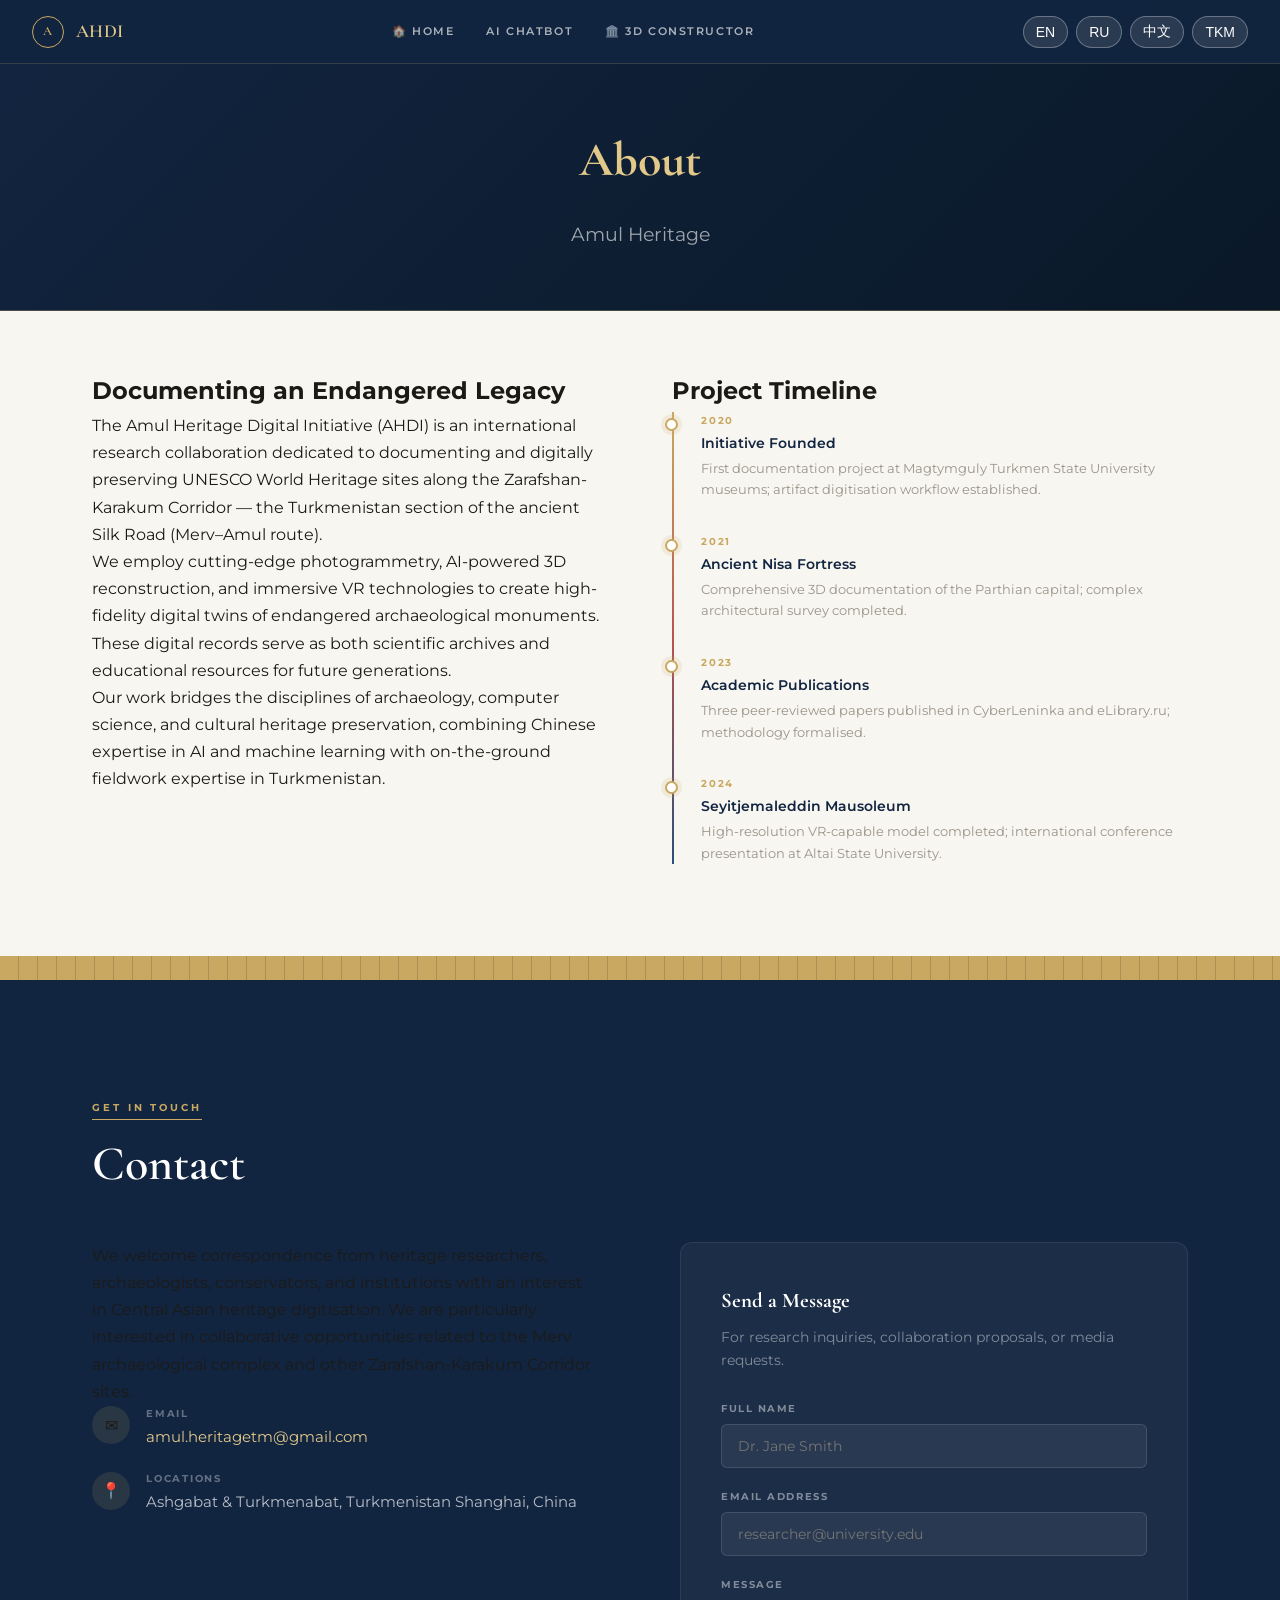
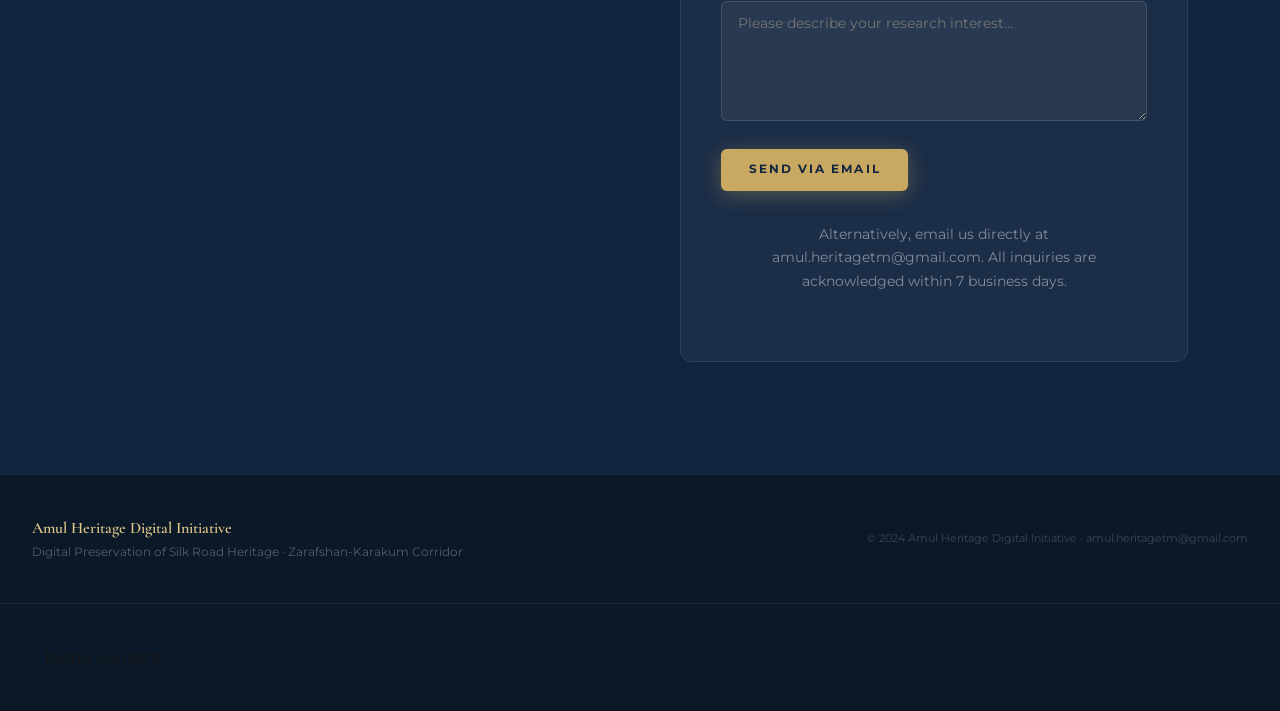
<file: about.html>
﻿<!DOCTYPE html>
<html lang="en">
<head>
<meta charset="UTF-8"/>
<meta name="viewport" content="width=device-width,initial-scale=1.0"/>
<meta name="description" content="About Amul Heritage Digital Initiative — research collaboration for digital preservation of Silk Road heritage in Turkmenistan."/>
<title>About - Amul Heritage Digital Initiative</title>

<link rel="stylesheet" href="css/style.css">
<link rel="preconnect" href="https://fonts.googleapis.com"/>
<link rel="preconnect" href="https://fonts.gstatic.com" crossorigin/>
<link href="https://fonts.googleapis.com/css2?family=Cormorant+Garamond:ital,wght@0,300;0,400;0,600;0,700;1,300;1,400&family=Montserrat:wght@300;400;500;600;700&display=swap" rel="stylesheet"/>
</head>
<body>

<!-- ════════════════════════ NAV ════════════════════════ -->
<nav id="nav" role="navigation" aria-label="Main navigation">
  <a href="#" class="nav-logo" aria-label="Amul Heritage Digital Initiative home">
    <div class="nav-logo-mark" aria-hidden="true">A</div>
    AHDI
  </a>
<ul class="nav-links" role="list"> 
  <li><a href="index.html" data-i18n="nav.home">🏠 Home</a></li>
  <li><a href="ai-chatbot.html" data-i18n="nav.tools">🤖 AI Chatbot</a></li>
  <li><a href="3d-future.html" data-i18n="nav.constructor">🏛️ 3D Constructor</a></li>
</ul>
  
  <div class="lang-switch">
  <button onclick="setLang('en')">EN</button>
  <button onclick="setLang('ru')">RU</button>
  <button onclick="setLang('cn')">中文</button>
  <button onclick="setLang('tm')">TKM</button>
</div>
</nav>

<!-- ════════════════════════ PAGE CONTENT ════════════════════════ -->
<section class="page-header">
  <div class="container">
    <h1 data-i18n="nav.about">About</h1>
    <p class="lead" data-i18n="hero.titleLine1">Amul Heritage Digital Initiative</p>
  </div>
</section>

<section class="page-content">
  <div class="container">
    <div class="about-page-grid">
      <div>
        <h2 data-i18n="about.title">Documenting an Endangered Legacy</h2>
        <p data-i18n="about.p1">The Amul Heritage Digital Initiative (AHDI) is an international research collaboration dedicated to documenting and digitally preserving UNESCO World Heritage sites along the Zarafshan-Karakum Corridor — the Turkmenistan section of the ancient Silk Road (Merv–Amul route).</p>
        <p data-i18n="about.p2">We employ cutting-edge photogrammetry, AI-powered 3D reconstruction, and immersive VR technologies to create high-fidelity digital twins of endangered archaeological monuments. These digital records serve as both scientific archives and educational resources for future generations.</p>
        <p data-i18n="about.p3">Our work bridges the disciplines of archaeology, computer science, and cultural heritage preservation, combining Chinese expertise in AI and machine learning with on-the-ground fieldwork expertise in Turkmenistan.</p>
      </div>
      <div>
        <h2 data-i18n="about.timeline.title">Project Timeline</h2>
        <div class="timeline">
          <div class="tl-entry"><div class="tl-dot"></div><div class="tl-year" data-i18n="about.timeline.entry1.year">2020</div><div class="tl-event" data-i18n="about.timeline.entry1.event">Initiative Founded</div><div class="tl-detail" data-i18n="about.timeline.entry1.detail">First documentation project at Magtymguly Turkmen State University museums; artifact digitisation workflow established.</div></div>
          <div class="tl-entry"><div class="tl-dot"></div><div class="tl-year" data-i18n="about.timeline.entry2.year">2021</div><div class="tl-event" data-i18n="about.timeline.entry2.event">Ancient Nisa Fortress</div><div class="tl-detail" data-i18n="about.timeline.entry2.detail">Comprehensive 3D documentation of the Parthian capital; complex architectural survey completed.</div></div>
          <div class="tl-entry"><div class="tl-dot"></div><div class="tl-year" data-i18n="about.timeline.entry3.year">2023</div><div class="tl-event" data-i18n="about.timeline.entry3.event">Academic Publications</div><div class="tl-detail" data-i18n="about.timeline.entry3.detail">Three peer-reviewed papers published; methodology formalised.</div></div>
          <div class="tl-entry"><div class="tl-dot"></div><div class="tl-year" data-i18n="about.timeline.entry4.year">2024</div><div class="tl-event" data-i18n="about.timeline.entry4.event">Seyitjemaleddin Mausoleum</div><div class="tl-detail" data-i18n="about.timeline.entry4.detail">High-resolution VR-capable model completed; international conference presentation.</div></div>
        </div>
      </div>
    </div>
  </div>
</section>

<!-- Gold divider -->
<div class="geo-divider" aria-hidden="true"></div>

<!-- ════════════════════════ CONTACT SECTION ════════════════════════ -->
<section id="contact" aria-labelledby="contact-heading">
  <div class="container">
    <p class="section-tag" data-i18n="contact.tag">Get in Touch</p>
    <h2 class="section-title" id="contact-heading" data-i18n="contact.title">Contact</h2>
    <div class="contact-grid">
      <div>
        <p data-i18n="contact.description">
          We welcome correspondence from heritage researchers, archaeologists, conservators, and
          institutions with an interest in Central Asian heritage digitisation.
        </p>
        <div class="contact-items">
          <div class="contact-item">
            <div class="contact-item-icon" aria-hidden="true">✉</div>
            <div>
              <div class="contact-item-label" data-i18n="contact.emailLabel">Email</div>
              <div class="contact-item-value">
                <a href="mailto:amul.heritagetm@gmail.com" data-i18n="contact.emailValue">amul.heritagetm@gmail.com</a>
              </div>
            </div>
          </div>
          <div class="contact-item">
            <div class="contact-item-icon" aria-hidden="true">📍</div>
            <div>
              <div class="contact-item-label" data-i18n="contact.locationLabel">Locations</div>
              <div class="contact-item-value" style="color:rgba(255,255,255,0.7)" data-i18n="contact.locationValue">
                Ashgabat &amp; Turkmenabat, Turkmenistan<br/>
                Shanghai, China
              </div>
            </div>
          </div>
        </div>
      </div>
      <div class="contact-form-box reveal">
        <h3 data-i18n="contact.formTitle">Send a Message</h3>
        <p data-i18n="contact.formSubtitle">For research inquiries, collaboration proposals, or media requests.</p>
        <div class="form-field">
          <label for="cf-name" data-i18n="contact.formName">Full Name</label>
          <input type="text" id="cf-name" name="name" placeholder="Dr. Jane Smith"/>
        </div>
        <div class="form-field">
          <label for="cf-email" data-i18n="contact.formEmail">Email Address</label>
          <input type="email" id="cf-email" name="email" placeholder="researcher@university.edu"/>
        </div>
        <div class="form-field">
          <label for="cf-message" data-i18n="contact.formMessage">Message</label>
          <textarea id="cf-message" name="message" placeholder="Please describe your research interest…"></textarea>
        </div>
        <a href="mailto:amul.heritagetm@gmail.com" class="btn-primary" style="display:inline-block;font-family:var(--font-body);font-size:0.72rem;font-weight:700;letter-spacing:0.18em;text-transform:uppercase;padding:1em 2.4em;background:var(--gold);color:var(--navy-deep);border-radius:var(--radius);border:none;cursor:pointer;text-decoration:none;" data-i18n="contact.formButton">
          Send via Email
        </a>
        <p class="form-note" data-i18n="contact.formNote">
          Alternatively, email us directly at
          <a href="mailto:amul.heritagetm@gmail.com">amul.heritagetm@gmail.com</a>.
        </p>
      </div>
    </div>
  </div>
</section>

<!-- ════════════════════════ FOOTER ════════════════════════ -->
<footer>
  <div>
    <div class="footer-brand" data-i18n="footer.brand">Amul Heritage Digital Initiative</div>
    <div class="footer-tagline" data-i18n="footer.tagline">Digital Preservation of Silk Road Heritage · Zarafshan-Karakum Corridor</div>
  </div>
  <div class="footer-copy" data-i18n="footer.copyright">© 2024 Amul Heritage Digital Initiative · amul.heritagetm@gmail.com</div>
</footer>
<!-- FOOTER -->
<footer>
  ... footer content ...
</footer>

<!-- ═════ ADD JAVASCRIPT HERE ═════ -->
<!-- ════════════════════════ SCRIPTS ════════════════════════ -->
<script>
/* ── Starfield ── */
(function(){
  const c = document.getElementById('stars-container');
  if(!c) return;
  for(let i=0;i<120;i++){
    const s = document.createElement('div');
    s.className = 'star';
    const size = Math.random()*2+0.5;
    s.style.cssText = `
      left:${Math.random()*100}%;
      top:${Math.random()*85}%;
      width:${size}px;height:${size}px;
      animation-delay:${Math.random()*4}s;
      animation-duration:${2+Math.random()*3}s;
    `;
    c.appendChild(s);
  }
})();

/* ── Scroll reveal ── */
(function(){
  const els = document.querySelectorAll('.reveal');
  if('IntersectionObserver' in window){
    const obs = new IntersectionObserver(entries=>{
      entries.forEach(e=>{
        if(e.isIntersecting){
          e.target.classList.add('visible');
          obs.unobserve(e.target);
        }
      });
    },{threshold:0.1});
    els.forEach(el=>obs.observe(el));
  } else {
    els.forEach(el=>el.classList.add('visible'));
  }
})();

/* ── Nav shrink on scroll ── */
(function(){
  const nav = document.getElementById('nav');
  window.addEventListener('scroll',()=>{
    nav.style.background = window.scrollY > 60
      ? 'rgba(10,24,40,0.98)'
      : 'rgba(18,37,64,0.96)';
  },{passive:true});
})();
/// Fix dropdown menu for mobile devices
(function() {
  function fixDropdown() {
    const dropdowns = document.querySelectorAll('.dropdown');
    
    if (window.innerWidth <= 860) {
      // Mobile: Add click handlers for dropdowns
      dropdowns.forEach(dropdown => {
        const trigger = dropdown.querySelector('.dropdown-trigger');
        if (trigger && !trigger.hasAttribute('data-mobile-fixed')) {
          trigger.setAttribute('data-mobile-fixed', 'true');
          trigger.addEventListener('click', function(e) {
            e.preventDefault();
            e.stopPropagation();
            dropdown.classList.toggle('active');
          });
        }
      });
    } else {
      // Desktop: Remove active state when resizing to larger screens
      dropdowns.forEach(dropdown => {
        dropdown.classList.remove('active');
      });
    }
  }
  
  fixDropdown();
  window.addEventListener('resize', fixDropdown);
})();
</script>
<script src="js/lang.js"></script>

</body>
</html>
</file>
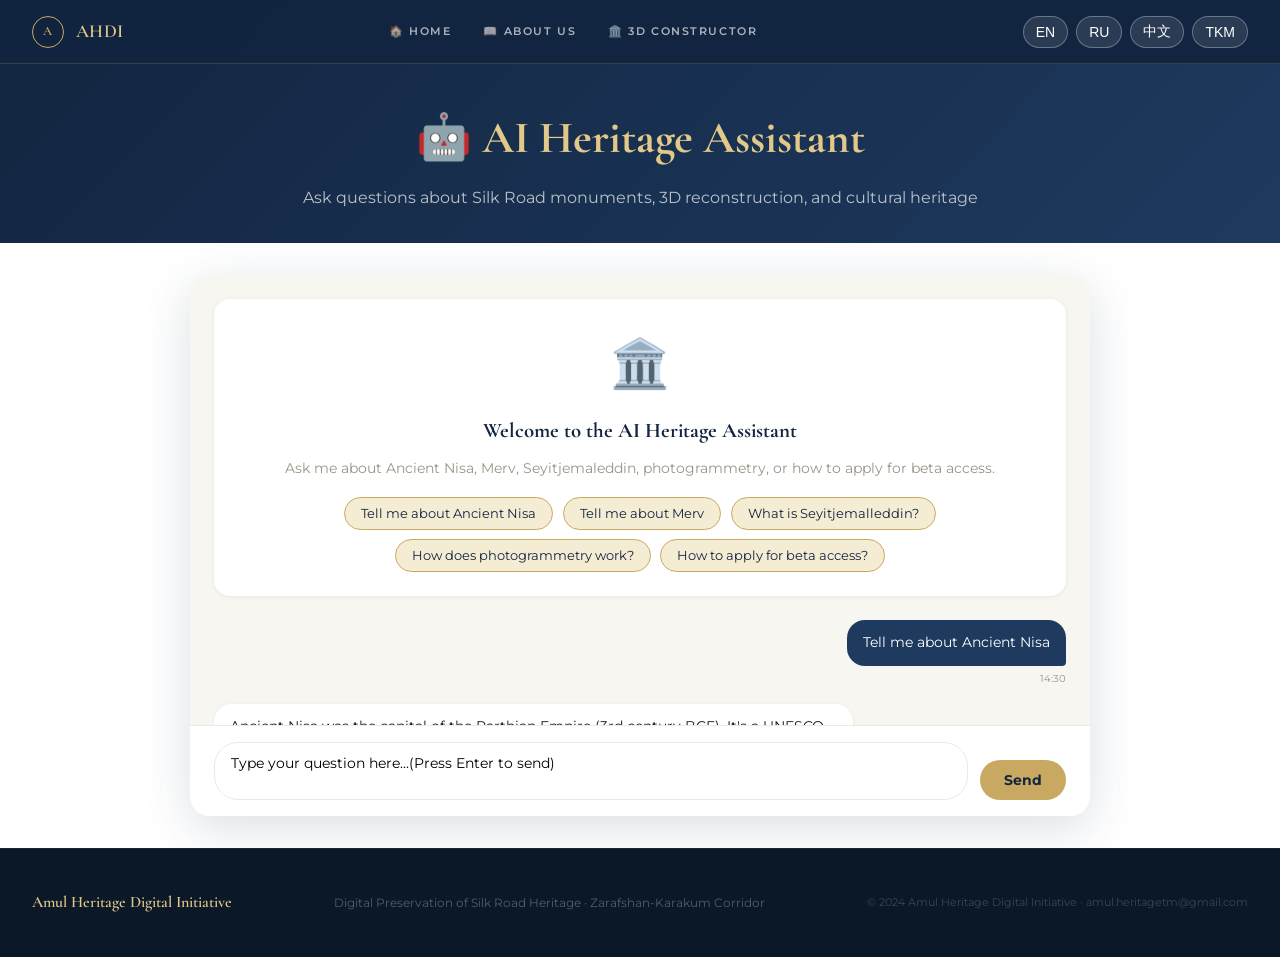
<file: ai-chatbot.html>
﻿<!DOCTYPE html>
<html lang="en">
<head>
<meta charset="UTF-8"/>
<meta name="viewport" content="width=device-width,initial-scale=1.0"/>
<meta name="description" content="About Amul Heritage Digital Initiative — research collaboration for digital preservation of Silk Road heritage in Turkmenistan."/>
<title>🤖 AI Heritage Assistant</title>

<link rel="stylesheet" href="css/style.css">
<link rel="preconnect" href="https://fonts.googleapis.com"/>
<link rel="preconnect" href="https://fonts.gstatic.com" crossorigin/>
<link href="https://fonts.googleapis.com/css2?family=Cormorant+Garamond:ital,wght@0,300;0,400;0,600;0,700;1,300;1,400&family=Montserrat:wght@300;400;500;600;700&display=swap" rel="stylesheet"/>
</head>
<body>

<!-- ════════════════════════ NAV ════════════════════════ -->
<nav id="nav" role="navigation" aria-label="Main navigation">
  <a href="#" class="nav-logo" aria-label="Amul Heritage Digital Initiative home">
    <div class="nav-logo-mark" aria-hidden="true">A</div>
    AHDI
  </a>
<ul class="nav-links" role="list">
  <li><a href="index.html" data-i18n="nav.home">🏠 Home</a></li>
  <li><a href="about.html" data-i18n="nav.aboutUs">📖 About Us</a></li>
  <li><a href="3d-future.html" data-i18n="nav.constructor">🏛️ 3D Constructor</a></li>  
</ul>
  
  <div class="lang-switch">
  <button onclick="setLang('en')">EN</button>
  <button onclick="setLang('ru')">RU</button>
  <button onclick="setLang('cn')">中文</button>
  <button onclick="setLang('tm')">TKM</button>
</div>
</nav>

<!-- ========== MAIN CHAT SECTION ========== -->
<main>
  <!-- Page Title -->
  <div class="page-title">
    <h1 data-i18n="chat.title">🤖 AI Heritage Assistant</h1>
    <p data-i18n="chat.subtitle">Ask questions about Silk Road monuments, 3D reconstruction, and cultural heritage</p>
  </div>

  <!-- Chat Container -->
  <div class="chat-container">
    <!-- Messages Area -->
    <div class="chat-messages">
      <!-- Welcome Message -->
      <div class="welcome-message">
        <div class="welcome-icon">🏛️</div>
        <h3 data-i18n="chat.welcomeTitle">Welcome to Heritage AI Assistant</h3>
        <p data-i18n="chat.welcomeText">Ask me about Ancient Nisa, Merv, Seyitjemaleddin, photogrammetry, or how to apply for beta access.</p>
        <div class="suggested-questions">
          <button data-i18n="chat.suggestions.nisa">🏛️ Tell me about Ancient Nisa</button>
          <button data-i18n="chat.suggestions.merv">🏰 Tell me about Merv</button>
          <button data-i18n="chat.suggestions.seyitjemaleddin">🕌 What is Seyitjemaleddin?</button>
          <button data-i18n="chat.suggestions.photogrammetry">📸 How does photogrammetry work?</button>
          <button data-i18n="chat.suggestions.apply">📝 How to apply for beta access?</button>
        </div>
      </div>

      <!-- Example User Message -->
      <div class="message user">
        <div class="message-content">
          <div class="message-text" data-i18n="chat.suggestions.nisa">Tell me about Ancient Nisa</div>
          <div class="message-time">14:30</div>
        </div>
      </div>

      <!-- Example Bot Response -->
      <div class="message bot">
        <div class="message-content">
          <div class="message-text" data-i18n="chat.chatAnswers.nisa">Ancient Nisa was the capital of the Parthian Empire (3rd century BCE). It's a UNESCO World Heritage site with unique architecture blending Hellenistic and Central Asian styles.</div>
          <div class="message-time">14:30</div>
        </div>
      </div>
    </div>

    <!-- Input Area -->
    <div class="chat-input">
      <textarea placeholder="Type your question here... (Press Enter to send)" data-i18n="chat.inputPlaceholder"></textarea>
      <button data-i18n="chat.sendButton">📤 Send</button>
    </div>
  </div>
</main>

<!-- ========== FOOTER ========== -->
<footer>
  <div class="footer-brand" data-i18n="footer.brand">Amul Heritage Digital Initiative</div>
  <div class="footer-tagline" data-i18n="footer.tagline">Digital Preservation of Silk Road Heritage · Zarafshan-Karakum Corridor</div>
  <div class="footer-copy" data-i18n="footer.copyright">© 2024 Amul Heritage Digital Initiative · amul.heritagetm@gmail.com</div>
</footer>
<!-- ════════════════════════ SCRIPTS ════════════════════════ -->
<script>
/* ── Starfield ── */
(function(){
  const c = document.getElementById('stars-container');
  if(!c) return;
  for(let i=0;i<120;i++){
    const s = document.createElement('div');
    s.className = 'star';
    const size = Math.random()*2+0.5;
    s.style.cssText = `
      left:${Math.random()*100}%;
      top:${Math.random()*85}%;
      width:${size}px;height:${size}px;
      animation-delay:${Math.random()*4}s;
      animation-duration:${2+Math.random()*3}s;
    `;
    c.appendChild(s);
  }
})();

/* ── Scroll reveal ── */
(function(){
  const els = document.querySelectorAll('.reveal');
  if('IntersectionObserver' in window){
    const obs = new IntersectionObserver(entries=>{
      entries.forEach(e=>{
        if(e.isIntersecting){
          e.target.classList.add('visible');
          obs.unobserve(e.target);
        }
      });
    },{threshold:0.1});
    els.forEach(el=>obs.observe(el));
  } else {
    els.forEach(el=>el.classList.add('visible'));
  }
})();

/* ── Nav shrink on scroll ── */
(function(){
  const nav = document.getElementById('nav');
  window.addEventListener('scroll',()=>{
    nav.style.background = window.scrollY > 60
      ? 'rgba(10,24,40,0.98)'
      : 'rgba(18,37,64,0.96)';
  },{passive:true});
})();
/// Fix dropdown menu for mobile devices
(function() {
  function fixDropdown() {
    const dropdowns = document.querySelectorAll('.dropdown');
    
    if (window.innerWidth <= 860) {
      // Mobile: Add click handlers for dropdowns
      dropdowns.forEach(dropdown => {
        const trigger = dropdown.querySelector('.dropdown-trigger');
        if (trigger && !trigger.hasAttribute('data-mobile-fixed')) {
          trigger.setAttribute('data-mobile-fixed', 'true');
          trigger.addEventListener('click', function(e) {
            e.preventDefault();
            e.stopPropagation();
            dropdown.classList.toggle('active');
          });
        }
      });
    } else {
      // Desktop: Remove active state when resizing to larger screens
      dropdowns.forEach(dropdown => {
        dropdown.classList.remove('active');
      });
    }
  }
  
  fixDropdown();
  window.addEventListener('resize', fixDropdown);
})();
</script>
<script src="js/lang.js"></script>

</body>
</html>
</file>
<file: css/style.css>
﻿/* ═══════════════════════════════════════════════
   DESIGN TOKENS
═══════════════════════════════════════════════ */
:root {
  --navy:        #1e3a5f;
  --navy-deep:   #122540;
  --navy-mid:    #2a4f7c;
  --gold:        #c9a961;
  --gold-light:  #e2c98a;
  --gold-pale:   #f5ecd4;
  --terra:       #b85450;
  --terra-light: #d4706c;
  --white:       #ffffff;
  --off-white:   #f8f6f1;
  --gray-light:  #edeae3;
  --gray-mid:    #9a9488;
  --gray-dark:   #4a4640;
  --ink:         #1c1a17;

  --font-display: 'Cormorant Garamond', Georgia, serif;
  --font-body:    'Montserrat', 'Helvetica Neue', sans-serif;

  --shadow-sm:  0 1px 4px rgba(30,58,95,0.08);
  --shadow-md:  0 4px 20px rgba(30,58,95,0.12);
  --shadow-lg:  0 12px 48px rgba(30,58,95,0.16);
  --radius:     6px;
  --radius-lg:  12px;
  --transition: 0.3s cubic-bezier(0.4,0,0.2,1);
}

/* ═══════════════════════════════════════════════
   RESET & BASE
═══════════════════════════════════════════════ */
*,*::before,*::after{box-sizing:border-box;margin:0;padding:0;}
html{scroll-behavior:smooth;font-size:16px;}
body{
  font-family:var(--font-body);
  background:var(--white);
  color:var(--ink);
  line-height:1.7;
  overflow-x:hidden;
}
img{max-width:100%;display:block;}
a{color:var(--navy);text-decoration:none;transition:color var(--transition);}
a:hover{color:var(--terra);}
:focus-visible{outline:2px solid var(--gold);outline-offset:3px;}

/* ═══════════════════════════════════════════════
   UTILITY
═══════════════════════════════════════════════ */
.container{max-width:1160px;margin:0 auto;padding:0 2rem;}
.section-tag{
  display:inline-block;
  font-family:var(--font-body);
  font-size:0.65rem;font-weight:700;
  letter-spacing:0.28em;text-transform:uppercase;
  color:var(--terra);
  border-bottom:1px solid currentColor;
  padding-bottom:0.2em;
  margin-bottom:1rem;
}
h2.section-title{
  font-family:var(--font-display);
  font-size:clamp(2rem,4vw,3rem);
  font-weight:600;
  color:var(--navy-deep);
  line-height:1.2;
  margin-bottom:1rem;
}
.section-lead{
  font-size:1.05rem;
  color:var(--gray-dark);
  max-width:680px;
  line-height:1.8;
}

/* Geometric pattern overlay (Turkmen/Islamic-inspired) */
.geo-pattern{
  position:absolute;
  pointer-events:none;
  opacity:0.06;
}

/* ═══════════════════════════════════════════════
   NAV
═══════════════════════════════════════════════ */
#nav{
  position:fixed;top:0;left:0;right:0;z-index:200;
  background:rgba(18,37,64,0.96);
  backdrop-filter:blur(16px);
  border-bottom:1px solid rgba(201,169,97,0.2);
  padding:0 2rem;
  height:64px;
  display:flex;align-items:center;justify-content:space-between;
  transition:background var(--transition);
}
.nav-logo{
  display:flex;align-items:center;gap:0.75rem;
  font-family:var(--font-display);
  font-size:1.15rem;font-weight:600;
  color:var(--gold-light);
  letter-spacing:0.02em;
}
.nav-logo-mark{
  width:32px;height:32px;
  border:1.5px solid var(--gold);
  border-radius:50%;
  display:flex;align-items:center;justify-content:center;
  font-size:0.8rem;color:var(--gold);
  flex-shrink:0;
}
.nav-links{
  display:flex;gap:2rem;list-style:none;
  font-size:0.7rem;font-weight:600;
  letter-spacing:0.14em;text-transform:uppercase;
}
.nav-links a{color:rgba(255,255,255,0.65);transition:color var(--transition);}
.nav-links a:hover{color:var(--gold-light);}
.nav-cta{
  font-size:0.68rem;font-weight:700;letter-spacing:0.14em;text-transform:uppercase;
  padding:0.55em 1.4em;
  border:1.5px solid var(--gold);
  color:var(--gold);border-radius:var(--radius);
  transition:background var(--transition),color var(--transition);
}
.nav-cta:hover{background:var(--gold);color:var(--navy-deep);}
@media(max-width:860px){.nav-links{display:none;}}

/* ═══════════════════════════════════════════════
   HERO
═══════════════════════════════════════════════ */
#hero{
  min-height:100vh;
  background:var(--navy-deep);
  display:flex;align-items:center;
  position:relative;overflow:hidden;
  padding:8rem 0 6rem;
}

/* Desert landscape gradient */
.hero-sky{
  position:absolute;inset:0;
  background:
    radial-gradient(ellipse 100% 60% at 50% 0%,  rgba(30,58,95,0.0) 0%,  transparent 70%),
    radial-gradient(ellipse 80%  80% at 80% 50%,  rgba(201,169,97,0.12) 0%, transparent 60%),
    radial-gradient(ellipse 60%  40% at 20% 70%,  rgba(184,84,80,0.10)  0%, transparent 50%),
    linear-gradient(175deg, #0d1e35 0%, #1e3a5f 40%, #152d4a 70%, #0a1828 100%);
}
/* Stylised dune horizon */
.hero-dunes{
  position:absolute;bottom:0;left:0;right:0;
  height:35%;
  background:linear-gradient(0deg,rgba(201,169,97,0.08) 0%,transparent 100%);
}
/* Stars */
.hero-stars{position:absolute;inset:0;overflow:hidden;}
.star{
  position:absolute;background:white;border-radius:50%;
  animation:twinkle 3s ease-in-out infinite;
}
@keyframes twinkle{0%,100%{opacity:.2}50%{opacity:.9}}

/* Geometric SVG wireframe arch */
.hero-arch-wrap{
  position:absolute;right:6%;top:50%;transform:translateY(-50%);
  width:min(520px,45vw);opacity:0.12;
}

.hero-content{position:relative;z-index:2;max-width:700px;}
.hero-eyebrow{
  font-size:0.68rem;font-weight:700;letter-spacing:0.32em;text-transform:uppercase;
  color:var(--gold);margin-bottom:1.5rem;
  display:flex;align-items:center;gap:0.8rem;
}
.hero-eyebrow::before{content:'';display:block;width:36px;height:1px;background:var(--gold);}
h1.hero-title{
  font-family:var(--font-display);
  font-size:clamp(2.8rem,7vw,5.5rem);
  font-weight:300;
  color:var(--white);
  line-height:1.08;
  letter-spacing:-0.01em;
  margin-bottom:0.5rem;
}
h1.hero-title strong{font-weight:700;color:var(--gold-light);}
.hero-subtitle{
  font-family:var(--font-display);
  font-size:clamp(1rem,2.2vw,1.35rem);
  font-weight:300;font-style:italic;
  color:rgba(255,255,255,0.7);
  margin-bottom:2.5rem;
  line-height:1.5;
  max-width:580px;
}
.hero-desc{
  font-size:0.92rem;
  color:rgba(255,255,255,0.55);
  margin-bottom:3rem;
  max-width:520px;
  line-height:1.85;
}
.hero-btns{display:flex;flex-wrap:wrap;gap:1rem;}
.btn-primary{
  font-family:var(--font-body);
  font-size:0.72rem;font-weight:700;letter-spacing:0.18em;text-transform:uppercase;
  padding:1em 2.4em;
  background:var(--gold);
  color:var(--navy-deep);
  border-radius:var(--radius);
  border:none;cursor:pointer;
  transition:background var(--transition),transform var(--transition),box-shadow var(--transition);
  box-shadow:0 4px 20px rgba(201,169,97,0.35);
}
.btn-primary:hover{background:var(--gold-light);transform:translateY(-2px);box-shadow:0 8px 28px rgba(201,169,97,0.45);}
.btn-outline{
  font-family:var(--font-body);
  font-size:0.72rem;font-weight:700;letter-spacing:0.18em;text-transform:uppercase;
  padding:1em 2.4em;
  background:transparent;
  color:rgba(255,255,255,0.8);
  border:1.5px solid rgba(255,255,255,0.3);
  border-radius:var(--radius);cursor:pointer;
  transition:border-color var(--transition),color var(--transition);
}
.btn-outline:hover{border-color:var(--gold);color:var(--gold);}
.hero-stats{
  display:flex;flex-wrap:wrap;gap:2.5rem;
  margin-top:3.5rem;
  padding-top:2.5rem;
  border-top:1px solid rgba(255,255,255,0.1);
}
.hero-stat-num{
  font-family:var(--font-display);
  font-size:2.2rem;font-weight:700;
  color:var(--gold);line-height:1;
  margin-bottom:0.2rem;
}
.hero-stat-label{
  font-size:0.68rem;font-weight:600;letter-spacing:0.1em;text-transform:uppercase;
  color:rgba(255,255,255,0.45);
}

/* scroll indicator */
.scroll-indicator{
  position:absolute;bottom:2.5rem;left:50%;transform:translateX(-50%);
  display:flex;flex-direction:column;align-items:center;gap:0.5rem;
  font-size:0.6rem;letter-spacing:0.2em;text-transform:uppercase;color:rgba(255,255,255,0.3);
  animation:bob 2.4s ease-in-out infinite;
}
.scroll-arrow{width:20px;height:20px;border-right:1.5px solid rgba(255,255,255,0.25);border-bottom:1.5px solid rgba(255,255,255,0.25);transform:rotate(45deg);}
@keyframes bob{0%,100%{transform:translateX(-50%) translateY(0)}50%{transform:translateX(-50%) translateY(6px)}}

/* ═══════════════════════════════════════════════
   ABOUT
═══════════════════════════════════════════════ */
#about{
  padding:7rem 0;
  background:var(--off-white);
  position:relative;overflow:hidden;
}
.about-grid{
  display:grid;grid-template-columns:1fr 1fr;gap:5rem;align-items:center;
}
@media(max-width:860px){.about-grid{grid-template-columns:1fr;gap:3rem;}}
.about-text p{font-size:0.97rem;color:var(--gray-dark);line-height:1.9;margin-bottom:1.2rem;}
.stat-row{
  display:flex;flex-wrap:wrap;gap:1.5rem;margin-top:2.5rem;
}
.stat-box{
  flex:1;min-width:120px;
  background:var(--white);
  border:1px solid var(--gray-light);
  border-top:3px solid var(--gold);
  padding:1.5rem 1.25rem;
  border-radius:var(--radius);
  box-shadow:var(--shadow-sm);
}
.stat-box-num{
  font-family:var(--font-display);
  font-size:2rem;font-weight:700;
  color:var(--navy);margin-bottom:0.3rem;
}
.stat-box-label{
  font-size:0.72rem;font-weight:600;letter-spacing:0.08em;text-transform:uppercase;
  color:var(--gray-mid);
}

/* Timeline */
.timeline{position:relative;padding-left:1.8rem;}
.timeline::before{
  content:'';position:absolute;left:0;top:0;bottom:0;
  width:2px;background:linear-gradient(180deg,var(--gold),var(--terra),var(--navy-mid));
}
.tl-entry{position:relative;margin-bottom:2rem;}
.tl-dot{
  position:absolute;left:-2.25rem;top:0.35rem;
  width:13px;height:13px;border-radius:50%;
  background:var(--white);border:2.5px solid var(--gold);
  box-shadow:0 0 0 4px rgba(201,169,97,0.15);
}
.tl-year{
  font-size:0.65rem;font-weight:700;letter-spacing:0.18em;text-transform:uppercase;
  color:var(--gold);margin-bottom:0.15rem;
}
.tl-event{font-size:0.88rem;font-weight:600;color:var(--navy-deep);margin-bottom:0.1rem;}
.tl-detail{font-size:0.8rem;color:var(--gray-mid);}

/* ═══════════════════════════════════════════════
   METHODOLOGY
═══════════════════════════════════════════════ */
#methodology{
  padding:7rem 0;
  background:var(--navy-deep);
  position:relative;overflow:hidden;
}
#methodology .section-tag{color:var(--gold);}
#methodology h2.section-title{color:var(--white);}
#methodology .section-lead{color:rgba(255,255,255,0.55);}
.method-grid{
  display:grid;grid-template-columns:repeat(3,1fr);gap:2rem;
  margin-top:3.5rem;
}
@media(max-width:800px){.method-grid{grid-template-columns:1fr;}}
.method-card{
  background:rgba(255,255,255,0.04);
  border:1px solid rgba(255,255,255,0.08);
  border-top:3px solid var(--gold);
  padding:2.5rem 2rem;
  border-radius:var(--radius-lg);
  transition:background var(--transition),transform var(--transition),box-shadow var(--transition);
  position:relative;overflow:hidden;
}
.method-card:hover{
  background:rgba(255,255,255,0.07);
  transform:translateY(-4px);
  box-shadow:0 16px 40px rgba(0,0,0,0.3);
}
.method-card:nth-child(2){border-top-color:var(--terra);}
.method-card:nth-child(3){border-top-color:var(--navy-mid);}
.method-icon{
  width:52px;height:52px;
  border-radius:50%;
  display:flex;align-items:center;justify-content:center;
  margin-bottom:1.5rem;
  font-size:1.5rem;
}
.method-card:nth-child(1) .method-icon{background:rgba(201,169,97,0.15);}
.method-card:nth-child(2) .method-icon{background:rgba(184,84,80,0.15);}
.method-card:nth-child(3) .method-icon{background:rgba(42,79,124,0.25);}
.method-title{
  font-family:var(--font-display);
  font-size:1.4rem;font-weight:600;
  color:var(--white);margin-bottom:0.75rem;
}
.method-desc{font-size:0.87rem;color:rgba(255,255,255,0.55);line-height:1.85;}
.method-tags{display:flex;flex-wrap:wrap;gap:0.4rem;margin-top:1.5rem;}
.method-tag{
  font-size:0.6rem;font-weight:700;letter-spacing:0.1em;text-transform:uppercase;
  padding:0.25em 0.65em;
  border-radius:3px;
  background:rgba(255,255,255,0.07);
  color:rgba(255,255,255,0.45);
}

/* ═══════════════════════════════════════════════
   PROJECTS
═══════════════════════════════════════════════ */
#projects{
  padding:7rem 0;
  background:var(--white);
}
.projects-grid{
  display:grid;grid-template-columns:repeat(3,1fr);gap:2rem;
  margin-top:3.5rem;
}
@media(max-width:900px){.projects-grid{grid-template-columns:1fr;}}
.project-card{
  border:1px solid var(--gray-light);
  border-radius:var(--radius-lg);
  overflow:hidden;
  box-shadow:var(--shadow-md);
  transition:transform var(--transition),box-shadow var(--transition);
  display:flex;flex-direction:column;
}
.project-card:hover{transform:translateY(-6px);box-shadow:var(--shadow-lg);}
.project-header{
  height:180px;
  position:relative;
  display:flex;align-items:flex-end;
  padding:1.5rem;
  overflow:hidden;
}
.project-card:nth-child(1) .project-header{
  background:linear-gradient(135deg,#1e3a5f 0%,#2a4f7c 100%);
}
.project-card:nth-child(2) .project-header{
  background:linear-gradient(135deg,#2d1f0e 0%,#5c3d1e 100%);
}
.project-card:nth-child(3) .project-header{
  background:linear-gradient(135deg,#1e2f1a 0%,#3a5c30 100%);
}
.project-header-pattern{
  position:absolute;inset:0;opacity:0.12;
}
.project-icon{
  position:absolute;top:1.25rem;right:1.25rem;
  font-size:2.2rem;opacity:0.35;
}
.project-status{
  position:relative;z-index:1;
  font-size:0.62rem;font-weight:700;letter-spacing:0.15em;text-transform:uppercase;
  padding:0.3em 0.75em;
  border-radius:3px;
  background:rgba(255,255,255,0.18);
  color:rgba(255,255,255,0.9);
  border:1px solid rgba(255,255,255,0.25);
}
.project-body{padding:1.75rem;flex:1;display:flex;flex-direction:column;}
.project-era{
  font-size:0.65rem;font-weight:700;letter-spacing:0.15em;text-transform:uppercase;
  color:var(--terra);margin-bottom:0.4rem;
}
.project-name{
  font-family:var(--font-display);
  font-size:1.35rem;font-weight:600;
  color:var(--navy-deep);margin-bottom:0.75rem;line-height:1.25;
}
.project-desc{font-size:0.84rem;color:var(--gray-dark);line-height:1.8;flex:1;}
.project-features{list-style:none;margin-top:1.25rem;display:flex;flex-direction:column;gap:0.45rem;}
.project-features li{
  font-size:0.8rem;color:var(--gray-mid);
  padding-left:1.1rem;position:relative;
}
.project-features li::before{
  content:'◆';position:absolute;left:0;
  font-size:0.45rem;color:var(--gold);top:0.3em;
}

/* ═══════════════════════════════════════════════
   TEAM
═══════════════════════════════════════════════ */
#team{
  padding:7rem 0;
  background:var(--off-white);
}
.team-grid{
  display:grid;grid-template-columns:repeat(3,1fr);gap:2rem;
  margin-top:3.5rem;
}
@media(max-width:860px){.team-grid{grid-template-columns:1fr;}}
.team-card{
  background:var(--white);
  border:1px solid var(--gray-light);
  border-radius:var(--radius-lg);
  padding:2.25rem 2rem;
  box-shadow:var(--shadow-sm);
  transition:box-shadow var(--transition),transform var(--transition);
}
.team-card:hover{box-shadow:var(--shadow-lg);transform:translateY(-4px);}
.team-avatar{
  width:64px;height:64px;border-radius:50%;
  display:flex;align-items:center;justify-content:center;
  font-family:var(--font-display);font-size:1.4rem;font-weight:700;
  color:var(--white);margin-bottom:1.25rem;
  flex-shrink:0;
}
.team-card:nth-child(1) .team-avatar{background:linear-gradient(135deg,var(--navy),var(--navy-mid));}
.team-card:nth-child(2) .team-avatar{background:linear-gradient(135deg,var(--terra),#d4706c);}
.team-card:nth-child(3) .team-avatar{background:linear-gradient(135deg,#2d5016,#4a8025);}
.team-name{font-family:var(--font-display);font-size:1.3rem;font-weight:700;color:var(--navy-deep);margin-bottom:0.2rem;}
.team-role{
  font-size:0.68rem;font-weight:700;letter-spacing:0.12em;text-transform:uppercase;
  color:var(--terra);margin-bottom:0.75rem;
}
.team-affil{
  font-size:0.8rem;font-weight:500;color:var(--navy-mid);
  margin-bottom:1rem;
  padding-bottom:1rem;
  border-bottom:1px solid var(--gray-light);
  line-height:1.5;
}
.team-focus-label{
  font-size:0.62rem;font-weight:700;letter-spacing:0.15em;text-transform:uppercase;
  color:var(--gray-mid);margin-bottom:0.4rem;
}
.team-focus{font-size:0.83rem;color:var(--gray-dark);line-height:1.7;}
.team-bg{font-size:0.82rem;color:var(--gray-mid);margin-top:0.75rem;line-height:1.6;font-style:italic;}

/* ═══════════════════════════════════════════════
   PUBLICATIONS
═══════════════════════════════════════════════ */
#publications{
  padding:7rem 0;
  background:var(--white);
}
.pub-list{margin-top:3rem;display:flex;flex-direction:column;gap:1.5rem;}
.pub-card{
  border:1px solid var(--gray-light);
  border-left:4px solid var(--navy);
  border-radius:0 var(--radius-lg) var(--radius-lg) 0;
  padding:1.75rem 2rem;
  background:var(--white);
  box-shadow:var(--shadow-sm);
  transition:box-shadow var(--transition),border-left-color var(--transition);
  display:grid;grid-template-columns:1fr auto;gap:1.5rem;align-items:start;
}
.pub-card:hover{box-shadow:var(--shadow-md);border-left-color:var(--gold);}
@media(max-width:640px){.pub-card{grid-template-columns:1fr;}}
.pub-year{
  font-size:0.62rem;font-weight:700;letter-spacing:0.2em;text-transform:uppercase;
  color:var(--terra);margin-bottom:0.4rem;
}
.pub-title{
  font-family:var(--font-display);
  font-size:1.05rem;font-weight:600;
  color:var(--navy-deep);margin-bottom:0.25rem;line-height:1.4;
}
.pub-title-ru{
  font-size:0.85rem;font-style:italic;
  color:var(--gray-mid);margin-bottom:0.6rem;line-height:1.4;
}
.pub-meta{font-size:0.78rem;color:var(--gray-mid);line-height:1.7;}
.pub-meta strong{color:var(--gray-dark);}
.pub-tags{display:flex;flex-wrap:wrap;gap:0.35rem;margin-top:0.75rem;}
.pub-tag{
  font-size:0.58rem;font-weight:700;letter-spacing:0.1em;text-transform:uppercase;
  padding:0.25em 0.65em;border-radius:3px;
  background:var(--gold-pale);color:var(--navy-mid);
}
.pub-link{
  display:inline-flex;align-items:center;gap:0.4rem;
  font-size:0.7rem;font-weight:700;letter-spacing:0.1em;text-transform:uppercase;
  color:var(--navy);
  padding:0.6em 1.2em;
  border:1.5px solid var(--gray-light);
  border-radius:var(--radius);
  white-space:nowrap;
  align-self:flex-start;
  transition:border-color var(--transition),color var(--transition),background var(--transition);
}
.pub-link:hover{border-color:var(--navy);background:var(--navy);color:var(--white);}

/* ═══════════════════════════════════════════════
   PARTNERS
═══════════════════════════════════════════════ */
#partners{
  padding:5rem 0;
  background:var(--off-white);
  border-top:1px solid var(--gray-light);
  border-bottom:1px solid var(--gray-light);
}
.partners-intro{
  text-align:center;
  font-size:0.7rem;font-weight:700;letter-spacing:0.25em;text-transform:uppercase;
  color:var(--gray-mid);margin-bottom:2.5rem;
}
.partners-row{
  display:flex;flex-wrap:wrap;gap:2rem;justify-content:center;align-items:stretch;
}
.partner-item{
  background:var(--white);
  border:1px solid var(--gray-light);
  border-radius:var(--radius-lg);
  padding:2rem 2.5rem;
  display:flex;flex-direction:column;
  align-items:center;text-align:center;
  gap:0.75rem;
  flex:1;min-width:220px;max-width:320px;
  box-shadow:var(--shadow-sm);
  transition:box-shadow var(--transition),transform var(--transition);
}
.partner-item:hover{box-shadow:var(--shadow-md);transform:translateY(-3px);}
.partner-flag{font-size:2rem;}
.partner-name{
  font-family:var(--font-display);
  font-size:0.95rem;font-weight:600;
  color:var(--navy-deep);line-height:1.35;
}
.partner-country{
  font-size:0.65rem;font-weight:700;letter-spacing:0.15em;text-transform:uppercase;
  color:var(--gray-mid);
}

/* ═══════════════════════════════════════════════
   CONTACT
═══════════════════════════════════════════════ */
#contact{
  padding:7rem 0;
  background:var(--navy-deep);
  position:relative;overflow:hidden;
}
#contact .section-tag{color:var(--gold);}
#contact h2.section-title{color:var(--white);}
.contact-grid{
  display:grid;grid-template-columns:1fr 1fr;gap:5rem;
  align-items:start;margin-top:3rem;
}
@media(max-width:760px){.contact-grid{grid-template-columns:1fr;gap:3rem;}}
.contact-block p{
  font-size:0.95rem;color:rgba(255,255,255,0.55);
  line-height:1.9;margin-bottom:2rem;
}
.contact-items{display:flex;flex-direction:column;gap:1.25rem;}
.contact-item{
  display:flex;gap:1rem;align-items:flex-start;
}
.contact-item-icon{
  width:38px;height:38px;border-radius:50%;
  background:rgba(201,169,97,0.12);
  display:flex;align-items:center;justify-content:center;
  font-size:1rem;flex-shrink:0;margin-top:0.1rem;
}
.contact-item-label{
  font-size:0.62rem;font-weight:700;letter-spacing:0.18em;text-transform:uppercase;
  color:rgba(255,255,255,0.35);margin-bottom:0.2rem;
}
.contact-item-value{
  font-size:0.93rem;color:rgba(255,255,255,0.8);
}
.contact-item-value a{color:var(--gold-light);}
.contact-item-value a:hover{color:var(--gold);}
.contact-form-box{
  background:rgba(255,255,255,0.04);
  border:1px solid rgba(255,255,255,0.08);
  border-radius:var(--radius-lg);
  padding:2.5rem;
}
.contact-form-box h3{
  font-family:var(--font-display);
  font-size:1.3rem;color:var(--white);margin-bottom:0.5rem;
}
.contact-form-box p{
  font-size:0.85rem;color:rgba(255,255,255,0.45);margin-bottom:1.75rem;line-height:1.7;
}
.form-field{margin-bottom:1.25rem;}
.form-field label{
  display:block;font-size:0.65rem;font-weight:700;letter-spacing:0.15em;text-transform:uppercase;
  color:rgba(255,255,255,0.45);margin-bottom:0.4rem;
}
.form-field input,.form-field textarea{
  width:100%;
  background:rgba(255,255,255,0.06);
  border:1px solid rgba(255,255,255,0.12);
  border-radius:var(--radius);
  padding:0.75rem 1rem;
  font-family:var(--font-body);font-size:0.88rem;
  color:rgba(255,255,255,0.8);
  outline:none;
  transition:border-color var(--transition);
}
.form-field input:focus,.form-field textarea:focus{border-color:var(--gold);}
.form-field textarea{height:120px;resize:vertical;}
.form-note{
  font-size:0.72rem;color:rgba(255,255,255,0.3);
  margin-top:0.75rem;line-height:1.7;
}

/* ═══════════════════════════════════════════════
   FOOTER
═══════════════════════════════════════════════ */
footer{
  background:#0a1828;
  padding:2.5rem 2rem;
  display:flex;flex-wrap:wrap;gap:1rem;
  justify-content:space-between;align-items:center;
  border-top:1px solid rgba(255,255,255,0.06);
}
.footer-brand{
  font-family:var(--font-display);
  font-size:1rem;font-weight:600;
  color:var(--gold-light);
}
.footer-tagline{font-size:0.72rem;color:rgba(255,255,255,0.3);margin-top:0.1rem;}
.footer-links{display:flex;flex-wrap:wrap;gap:1.5rem;}
.footer-links a{font-size:0.68rem;letter-spacing:0.1em;text-transform:uppercase;color:rgba(255,255,255,0.3);transition:color var(--transition);}
.footer-links a:hover{color:var(--gold);}
.footer-copy{font-size:0.7rem;color:rgba(255,255,255,0.2);}

/* ═══════════════════════════════════════════════
   TURKMEN GEOMETRIC DIVIDER
═══════════════════════════════════════════════ */
.geo-divider{
  width:100%;height:24px;
  background:var(--gold);
  position:relative;overflow:hidden;
}
.geo-divider::after{
  content:'';position:absolute;inset:0;
  background:repeating-linear-gradient(
    90deg,
    transparent 0px,
    transparent 18px,
    rgba(0,0,0,0.15) 18px,
    rgba(0,0,0,0.15) 19px
  );
}

/* ═══════════════════════════════════════════════
   SCROLL REVEAL
═══════════════════════════════════════════════ */
.reveal{opacity:0;transform:translateY(28px);transition:opacity 0.65s ease,transform 0.65s ease;}
.reveal.visible{opacity:1;transform:none;}
.reveal-delay-1{transition-delay:0.12s;}
.reveal-delay-2{transition-delay:0.24s;}
.reveal-delay-3{transition-delay:0.36s;}
.lang-switch {
  display: flex;
  gap: 8px;
}

.lang-switch button {
  background: rgba(255, 255, 255, 0.1);
  border: 1px solid rgba(255, 255, 255, 0.3);
  color: white;
  padding: 6px 12px;
  border-radius: 20px;
  font-size: 14px;
  cursor: pointer;
  transition: all 0.3s ease;
}

/* hover эффект */
.lang-switch button:hover {
  background: white;
  color: black;
}

/* активный язык */
.lang-switch button.active {
  background: white;
  color: black;
  font-weight: 600;
}
/* Additional styles for new pages */
.page-header {
    background: linear-gradient(135deg, var(--navy-deep) 0%, #0a1828 100%);
    padding: 120px 0 60px;
    text-align: center;
    border-bottom: 1px solid rgba(201,169,97,0.3);
}

.page-header h1 {
    font-family: var(--font-display);
    font-size: 3rem;
    color: var(--gold-light);
    margin-bottom: 1rem;
}

.page-header .lead {
    font-size: 1.2rem;
    color: rgba(255,255,255,0.6);
}

.page-content {
    padding: 60px 0;
    background: var(--off-white);
}

.about-page-grid {
    display: grid;
    grid-template-columns: 1fr 1fr;
    gap: 4rem;
}

@media (max-width: 768px) {
    .about-page-grid { grid-template-columns: 1fr; gap: 2rem; }
}

.info-box {
    background: rgba(201,169,97,0.1);
    border-left: 4px solid var(--gold);
    padding: 1rem;
    margin-bottom: 2rem;
    border-radius: var(--radius);
}

.application-form {
    max-width: 600px;
    margin: 0 auto;
}

.form-group {
    margin-bottom: 1.5rem;
}

.form-group label {
    display: block;
    margin-bottom: 0.5rem;
    font-weight: 600;
}

.form-group input {
    width: 100%;
    padding: 0.8rem;
    border: 1px solid var(--gray-light);
    border-radius: var(--radius);
    font-family: var(--font-body);
}

.form-group input:focus {
    outline: none;
    border-color: var(--gold);
}

.form-note {
    text-align: center;
    margin-top: 2rem;
    font-size: 0.9rem;
    color: var(--gray-mid);
}

.btn-primary {
    background: var(--gold);
    color: var(--navy-deep);
    border: none;
    padding: 1rem 2rem;
    border-radius: var(--radius);
    font-weight: 700;
    cursor: pointer;
    transition: opacity 0.3s;
}

.btn-primary:hover {
    opacity: 0.9;
}
/* ═══════════════════════════════════════════════
   DROPDOWN MENU
═══════════════════════════════════════════════ */
.dropdown {
    position: relative;
}

.dropdown-trigger {
    cursor: pointer;
}

.dropdown-menu {
    position: absolute;
    top: 100%;
    left: 0;
    background: rgba(18, 37, 64, 0.98);
    backdrop-filter: blur(12px);
    border: 1px solid rgba(201, 169, 97, 0.3);
    border-radius: 8px;
    padding: 0.5rem 0;
    min-width: 180px;
    opacity: 0;
    visibility: hidden;
    transform: translateY(-10px);
    transition: all 0.3s ease;
    z-index: 200;
    list-style: none;
}

.dropdown:hover .dropdown-menu {
    opacity: 1;
    visibility: visible;
    transform: translateY(0);
}

.dropdown-menu li {
    margin: 0;
}

.dropdown-menu a {
    display: block;
    padding: 0.6rem 1.2rem;
    color: rgba(255, 255, 255, 0.7);
    font-size: 0.75rem;
    text-transform: none;
    letter-spacing: normal;
    transition: all 0.2s;
}

.dropdown-menu a:hover {
    background: rgba(201, 169, 97, 0.15);
    color: var(--gold);
}


/* ═══════════════════════════════════════════════
   MOBILE RESPONSIVE FIXES
═══════════════════════════════════════════════ */

/* Tablet and mobile navigation */
@media (max-width: 860px) {
  /* Fix navigation */
  #nav {
    padding: 0 1rem;
    height: auto;
    flex-wrap: wrap;
    padding: 0.75rem 1rem;
  }

  .nav-logo {
    order: 1;
  }

  .lang-switch {
    order: 2;
    margin-left: auto;
  }

  .nav-cta {
    order: 3;
    width: 100%;
    text-align: center;
    margin-top: 0.75rem;
    padding: 0.6rem 1rem;
  }

  /* Fix dropdown menu for mobile */
  .dropdown {
    position: static;
  }

  .dropdown-trigger {
    pointer-events: auto;
  }

  .dropdown-menu {
    position: static;
    background: rgba(255, 255, 255, 0.05);
    backdrop-filter: none;
    border: none;
    padding-left: 1.5rem;
    margin-top: 0.5rem;
    opacity: 1;
    visibility: visible;
    transform: none;
    display: none;
    width: 100%;
  }

  .dropdown.active .dropdown-menu {
    display: block;
  }

  .dropdown-menu a {
    padding: 0.5rem 1rem;
    font-size: 0.7rem;
  }

  /* Hero section */
  #hero {
    padding: 6rem 0 4rem;
    min-height: auto;
  }

  .hero-content {
    text-align: center;
    max-width: 100%;
  }

  .hero-eyebrow {
    justify-content: center;
  }

  .hero-desc {
    margin-left: auto;
    margin-right: auto;
  }

  .hero-btns {
    justify-content: center;
  }

  .hero-stats {
    justify-content: center;
    gap: 1.5rem;
  }

  .hero-arch-wrap {
    display: none;
  }

  /* About section */
  .about-grid {
    grid-template-columns: 1fr;
    gap: 2rem;
  }

  .stat-row {
    flex-direction: column;
    gap: 1rem;
  }

  .stat-box {
    text-align: center;
  }

  /* Projects section */
  .projects-grid {
    grid-template-columns: 1fr;
  }

  /* Team section */
  .team-grid {
    grid-template-columns: 1fr;
  }

  /* Partners */
  .partners-row {
    flex-direction: column;
    align-items: center;
  }

  .partner-item {
    width: 100%;
    max-width: 100%;
  }

  /* Contact section */
  .contact-grid {
    grid-template-columns: 1fr;
    gap: 2rem;
  }

  .contact-form-box {
    padding: 1.5rem;
  }

  /* Footer */
  footer {
    flex-direction: column;
    text-align: center;
    gap: 1rem;
  }

  .footer-links {
    justify-content: center;
    gap: 1rem;
  }

  /* Additional pages */
  .page-header {
    padding: 100px 0 40px;
  }

  .page-header h1 {
    font-size: 2rem;
  }

  .about-page-grid {
    grid-template-columns: 1fr;
    gap: 2rem;
  }

  .tools-grid {
    grid-template-columns: 1fr;
  }

  .application-form {
    padding: 0 1rem;
  }

  /* Publications */
  .pub-card {
    grid-template-columns: 1fr;
    padding: 1.25rem;
  }

  .pub-link {
    align-self: center;
  }

  /* Methodology */
  .method-grid {
    grid-template-columns: 1fr;
  }
}

/* Small phones (up to 480px) */
@media (max-width: 480px) {
  .container {
    padding: 0 1rem;
  }

  h2.section-title {
    font-size: 1.8rem;
  }

  .hero-title {
    font-size: 2.2rem !important;
  }

  .hero-subtitle {
    font-size: 0.9rem !important;
  }

  .hero-desc {
    font-size: 0.85rem;
  }

  .hero-btns .btn-primary,
  .hero-btns .btn-outline {
    padding: 0.8em 1.5em;
    font-size: 0.6rem;
  }

  .hero-stat-num {
    font-size: 1.5rem;
  }

  .hero-stat-label {
    font-size: 0.55rem;
  }

  .lang-switch button {
    padding: 4px 8px;
    font-size: 11px;
  }

  .nav-logo {
    font-size: 0.9rem;
  }

  .nav-logo-mark {
    width: 26px;
    height: 26px;
    font-size: 0.65rem;
  }

  /* Team cards */
  .team-card {
    padding: 1.5rem;
  }

  .team-name {
    font-size: 1.1rem;
  }

  /* Contact form */
  .contact-form-box h3 {
    font-size: 1.1rem;
  }

  .form-field input,
  .form-field textarea {
    padding: 0.6rem 0.8rem;
    font-size: 0.8rem;
  }

  /* Footer */
  .footer-brand {
    font-size: 0.85rem;
  }

  .footer-tagline {
    font-size: 0.6rem;
  }

  .footer-links a {
    font-size: 0.55rem;
  }

  .footer-copy {
    font-size: 0.55rem;
  }
}

/* Fix for dropdown on mobile - add this JavaScript helper */
@media (max-width: 860px) {
  .dropdown-trigger {
    pointer-events: auto;
  }
}
/* ═══════════════════════════════════════════════
   FIX FOR DROPDOWN & NAVIGATION VISIBILITY
═══════════════════════════════════════════════ */

/* Fix z-index issues */
#nav {
  z-index: 2000 !important;
}

.dropdown-menu {
  z-index: 2001 !important;
  background: rgba(18, 37, 64, 0.98) !important;
  backdrop-filter: blur(12px);
}

/* Hero elements - keep behind nav */
.hero-sky,
.hero-dunes,
.hero-stars,
.hero-arch-wrap {
  z-index: 0 !important;
}

.hero-content {
  position: relative;
  z-index: 5 !important;
}

/* Fix Explore Projects button overlapping text */
.nav-cta {
  white-space: nowrap;
}

@media (max-width: 860px) {
  .nav-cta {
    white-space: normal;
    font-size: 0.6rem;
    padding: 0.5rem 1rem;
  }
  
  /* Fix dropdown on mobile */
  .dropdown-menu {
    position: static;
    background: rgba(255, 255, 255, 0.08);
    border: none;
    padding-left: 1.5rem;
    margin-top: 0.5rem;
  }
  
  /* Ensure all links are clickable */
  .dropdown-menu a {
    padding: 0.6rem 1rem;
    display: block;
  }
}
/* Mobile only - hides "Projects" link, keeps "Explore" dropdown */
@media (max-width: 860px) {
  /* Hide the standalone Projects link on mobile only */
  .nav-links > li:not(.dropdown) a[href="#projects"] {
    display: none;
  }
}
/* Hide "Our Projects" button on mobile - cleaner menu */
@media (max-width: 860px) {
  .nav-cta {
    display: none !important;
  }
}
@media (max-width: 860px) {
  /* Show only dropdown, hide other nav links */
  .nav-links {
    display: flex !important;
    flex-wrap: wrap;
    width: 100%;
    order: 4;
    margin-top: 10px;
  }
  
  /* Hide all nav links except dropdown */
  .nav-links > li:not(.dropdown) {
    display: none;
  }
  
  .dropdown-trigger {
    display: block !important;
  }
}
/* ═══════════════════════════════════════════════
   AI CHATBOT PAGE STYLES
   ═══════════════════════════════════════════════ */

/* Page Title */
.page-title {
    text-align: center;
    padding: 100px 2rem 2rem;
    background: linear-gradient(135deg, #122540 0%, #1e3a5f 100%);
    color: white;
}

.page-title h1 {
    font-family: var(--font-display);
    font-size: 2.8rem;
    color: var(--gold-light);
    margin-bottom: 0.5rem;
}

.page-title p {
    font-size: 1rem;
    color: rgba(255, 255, 255, 0.7);
}

/* Chat Container */
.chat-container {
    max-width: 900px;
    margin: 2rem auto;
    background: white;
    border-radius: 20px;
    box-shadow: var(--shadow-lg);
    overflow: hidden;
    display: flex;
    flex-direction: column;
}

/* Chat Messages Area */
.chat-messages {
    height: 450px;
    overflow-y: auto;
    padding: 1.5rem;
    background: var(--off-white);
    display: flex;
    flex-direction: column;
    gap: 1rem;
}

/* Welcome Message */
.welcome-message {
    text-align: center;
    padding: 1.5rem;
    background: white;
    border-radius: 16px;
    margin-bottom: 0.5rem;
    box-shadow: var(--shadow-sm);
}

.welcome-icon {
    font-size: 3rem;
    margin-bottom: 0.5rem;
}

.welcome-message h3 {
    font-family: var(--font-display);
    font-size: 1.3rem;
    color: var(--navy-deep);
    margin-bottom: 0.5rem;
}

.welcome-message > p {
    color: var(--gray-mid);
    font-size: 0.9rem;
    margin-bottom: 1rem;
}

/* Suggested Questions Buttons */
.suggested-questions {
    display: flex;
    flex-wrap: wrap;
    gap: 0.6rem;
    justify-content: center;
}

.suggested-questions button {
    background: var(--gold-pale);
    border: 1px solid var(--gold);
    padding: 0.5rem 1rem;
    border-radius: 30px;
    font-size: 0.8rem;
    font-family: var(--font-body);
    cursor: pointer;
    transition: all 0.2s ease;
    color: var(--navy-deep);
}

.suggested-questions button:hover {
    background: var(--gold);
    transform: translateY(-2px);
    box-shadow: 0 2px 8px rgba(201, 169, 97, 0.3);
}

/* Individual Messages */
.message {
    display: flex;
    gap: 0.75rem;
    animation: fadeIn 0.3s ease;
}

@keyframes fadeIn {
    from {
        opacity: 0;
        transform: translateY(10px);
    }
    to {
        opacity: 1;
        transform: translateY(0);
    }
}

.message.user {
    justify-content: flex-end;
}

.message-content {
    max-width: 75%;
}

.message.user .message-content {
    text-align: right;
}

.message-text {
    padding: 0.75rem 1rem;
    border-radius: 18px;
    font-size: 0.9rem;
    line-height: 1.5;
}

.message.user .message-text {
    background: var(--navy);
    color: white;
    border-radius: 18px 18px 4px 18px;
}

.message.bot .message-text {
    background: white;
    color: var(--ink);
    border-radius: 18px 18px 18px 4px;
    box-shadow: var(--shadow-sm);
}

.message-time {
    font-size: 0.65rem;
    color: var(--gray-mid);
    margin-top: 0.25rem;
}

/* Chat Input Area */
.chat-input {
    padding: 1rem 1.5rem;
    background: white;
    border-top: 1px solid var(--gray-light);
    display: flex;
    gap: 0.75rem;
    align-items: flex-end;
}

.chat-input textarea {
    flex: 1;
    padding: 0.75rem 1rem;
    border: 1px solid var(--gray-light);
    border-radius: 24px;
    font-family: var(--font-body);
    font-size: 0.85rem;
    resize: none;
    outline: none;
    transition: all 0.2s ease;
    max-height: 100px;
}

.chat-input textarea:focus {
    border-color: var(--gold);
    box-shadow: 0 0 0 2px rgba(201, 169, 97, 0.2);
}

.chat-input button {
    background: var(--gold);
    border: none;
    padding: 0.75rem 1.5rem;
    border-radius: 24px;
    color: var(--navy-deep);
    font-weight: 700;
    font-family: var(--font-body);
    font-size: 0.85rem;
    cursor: pointer;
    transition: all 0.2s ease;
}

.chat-input button:hover {
    background: var(--gold-light);
    transform: scale(1.02);
}

/* Scrollbar Styling */
.chat-messages::-webkit-scrollbar {
    width: 5px;
}

.chat-messages::-webkit-scrollbar-track {
    background: var(--gray-light);
    border-radius: 3px;
}

.chat-messages::-webkit-scrollbar-thumb {
    background: var(--gold);
    border-radius: 3px;
}

/* Responsive Design for Chat Page */
@media (max-width: 768px) {
    .page-title {
        padding: 80px 1rem 1.5rem;
    }
    
    .page-title h1 {
        font-size: 2rem;
    }
    
    .page-title p {
        font-size: 0.85rem;
    }
    
    .chat-container {
        margin: 1rem;
        border-radius: 16px;
    }
    
    .chat-messages {
        height: 400px;
        padding: 1rem;
    }
    
    .welcome-message {
        padding: 1rem;
    }
    
    .welcome-message h3 {
        font-size: 1.1rem;
    }
    
    .suggested-questions {
        flex-direction: column;
    }
    
    .suggested-questions button {
        width: 100%;
    }
    
    .message-content {
        max-width: 85%;
    }
    
    .chat-input {
        padding: 0.75rem 1rem;
        flex-direction: column;
    }
    
    .chat-input button {
        width: 100%;
    }
}

@media (max-width: 480px) {
    .page-title h1 {
        font-size: 1.6rem;
    }
    
    .welcome-icon {
        font-size: 2rem;
    }
    
    .message-text {
        font-size: 0.8rem;
        padding: 0.6rem 0.8rem;
    }
}
</file>
